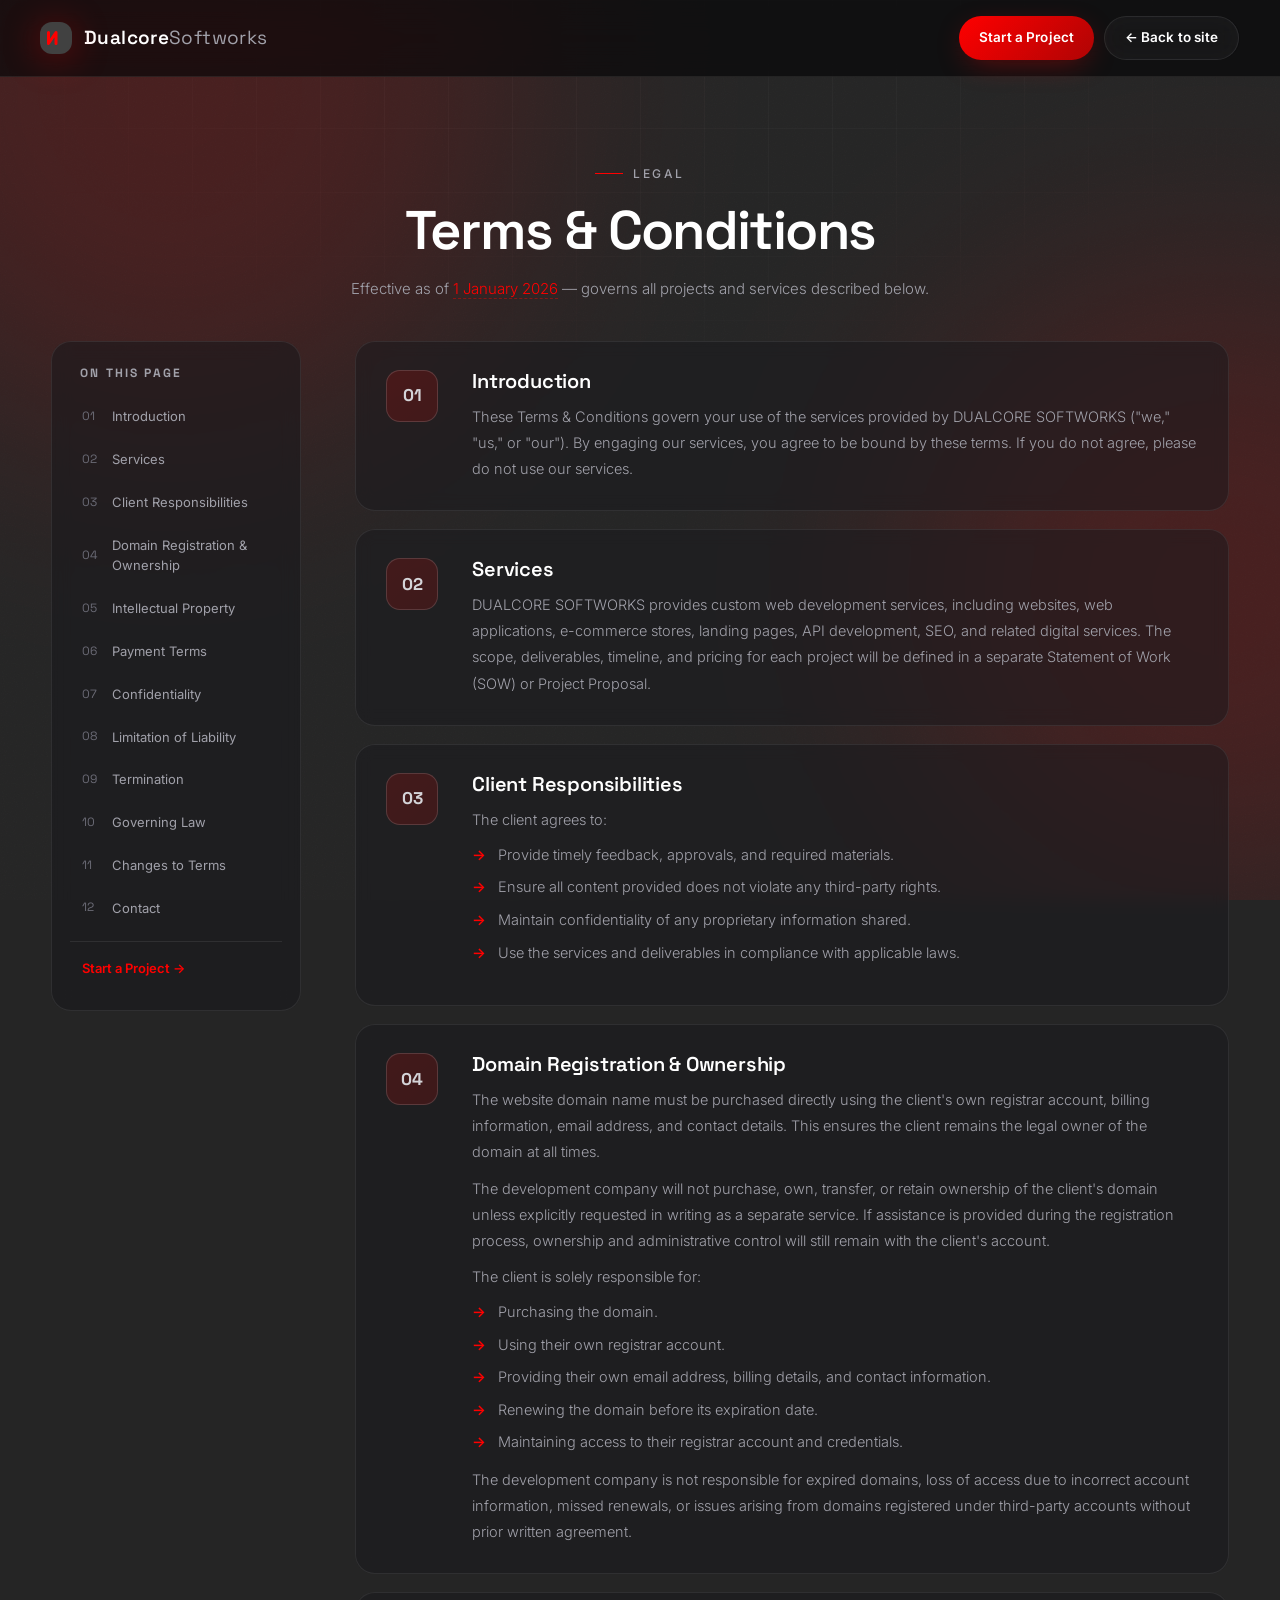
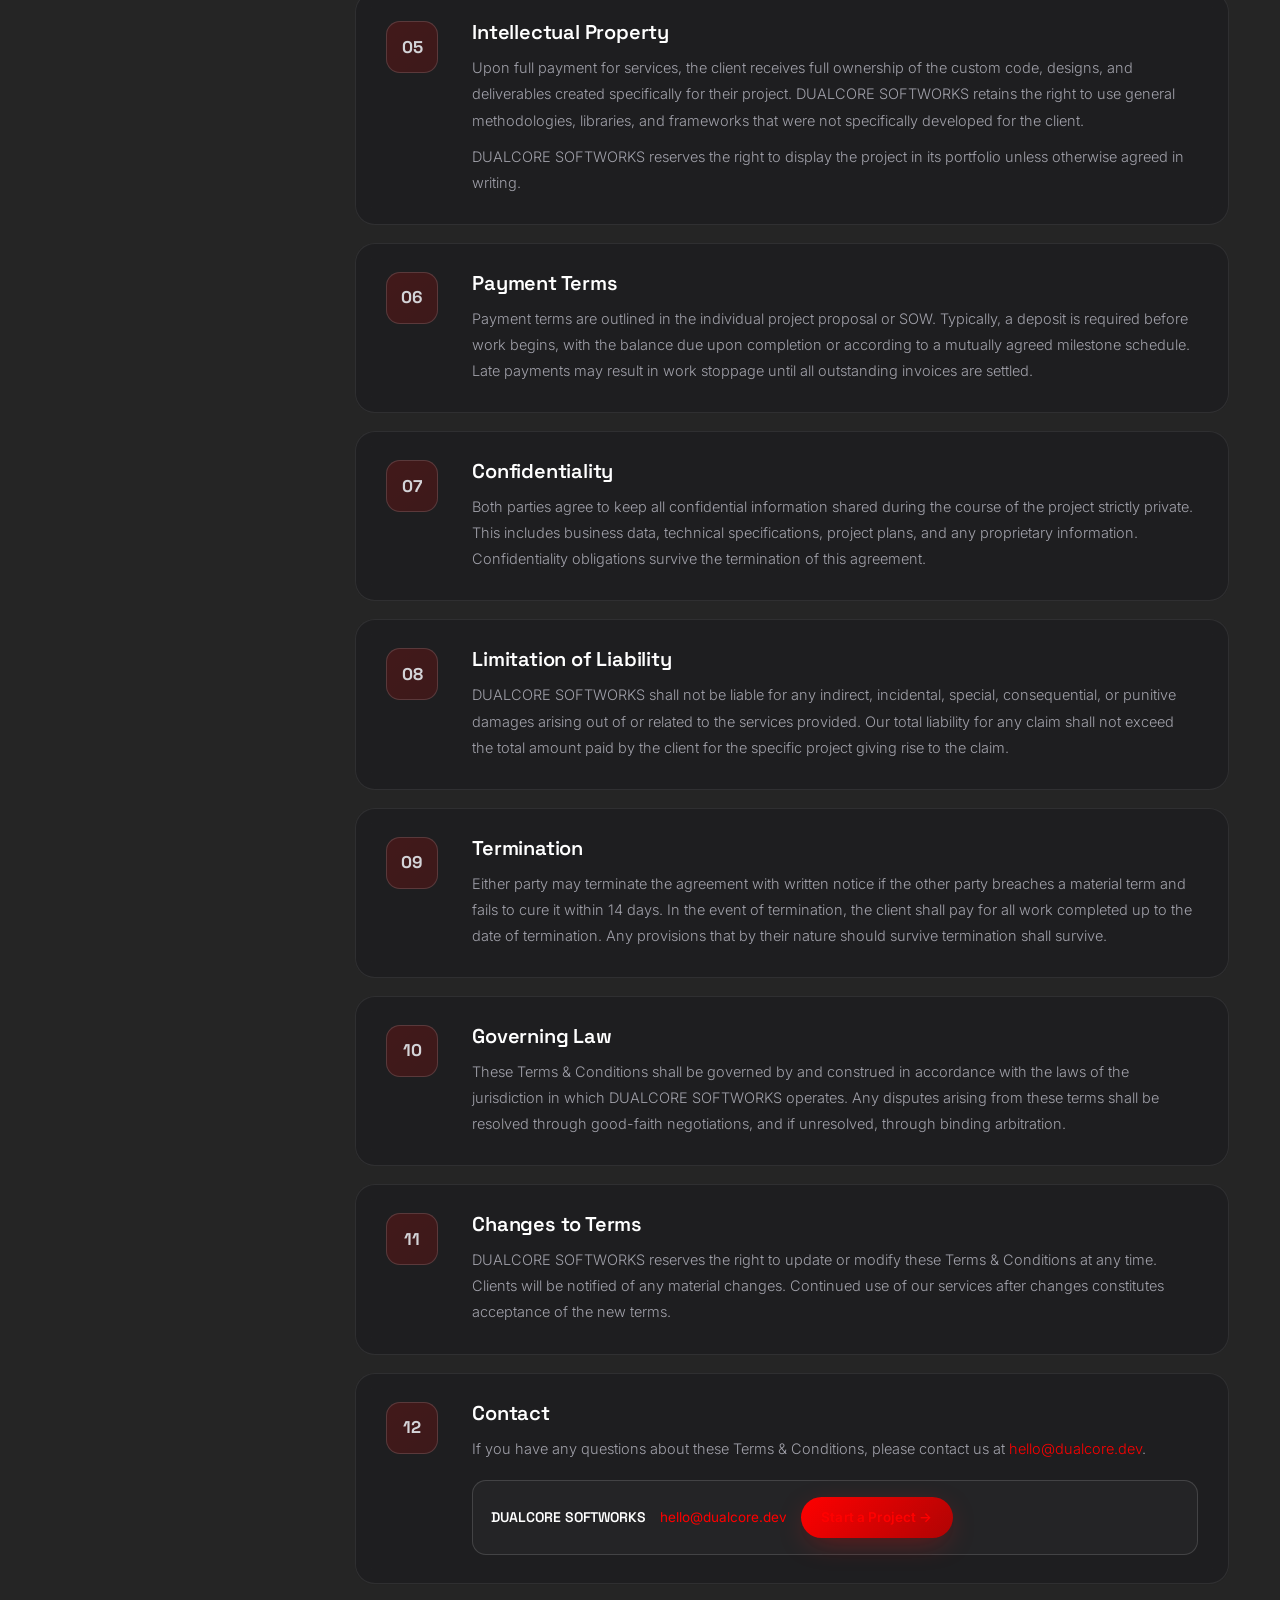
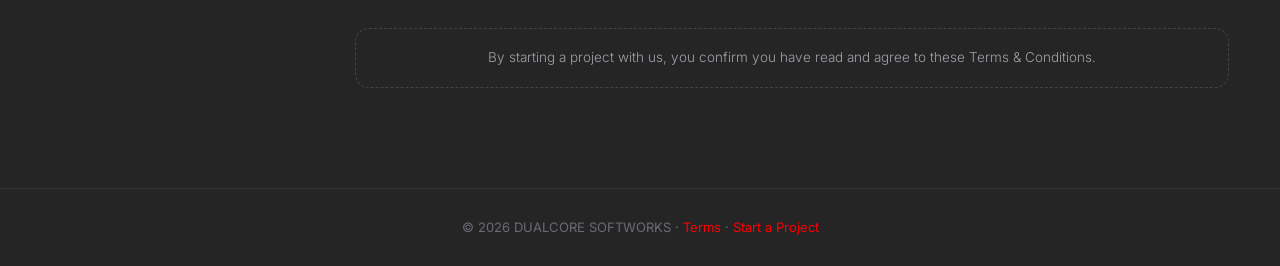
<file: terms.html>
<!DOCTYPE html>
<html lang="en">
<head>
  <meta charset="UTF-8">
  <meta name="viewport" content="width=device-width, initial-scale=1.0">
  <meta name="description" content="Terms & Conditions for projects started with Dualcore Softworks — services, domain ownership, intellectual property, payments, liability and more.">
  <meta name="theme-color" content="#09090B">
  <title>Terms &amp; Conditions — Dualcore Softworks</title>
  <link rel="preconnect" href="https://fonts.googleapis.com">
  <link rel="preconnect" href="https://fonts.gstatic.com" crossorigin>
  <link href="https://fonts.googleapis.com/css2?family=Space+Grotesk:wght@300;400;500;600;700&family=Inter:wght@300;400;500;600;700&display=swap" rel="stylesheet">
  <link rel="icon" href="data:image/svg+xml,%3Csvg xmlns='http://www.w3.org/2000/svg' viewBox='0 0 64 64'%3E%3Cdefs%3E%3ClinearGradient id='g' x1='0' y1='0' x2='1' y2='1'%3E%3Cstop offset='0' stop-color='%23FF0000'/%3E%3Cstop offset='1' stop-color='%23AF0404'/%3E%3C/linearGradient%3E%3C/defs%3E%3Crect width='64' height='64' rx='16' fill='%2309090B'/%3E%3Cpath d='M16 44V20l16 24V20' stroke='url(%23g)' stroke-width='6' fill='none' stroke-linecap='round' stroke-linejoin='round'/%3E%3C/svg%3E">
  <link rel="stylesheet" href="css/animations.css">
  <link rel="stylesheet" href="css/style.css">
  <link rel="stylesheet" href="css/responsive.css">
  <link rel="stylesheet" href="css/wizard.css">
  <link rel="stylesheet" href="css/terms.css">
</head>
<body class="wizard-body">

  <!-- Ambient Background -->
  <div class="site-bg" aria-hidden="true">
    <div class="bg-grid"></div>
    <div class="bg-aurora a1"></div>
    <div class="bg-aurora a2"></div>
    <div class="bg-grain"></div>
  </div>

  <!-- Top bar -->
  <header class="w-topbar" id="wTopbar">
    <a href="index.html" class="brand" aria-label="Dualcore Softworks home">
      <span class="brand-mark">
        <svg viewBox="0 0 64 64" width="32" height="32"><defs><linearGradient id="tl-g" x1="0" y1="0" x2="1" y2="1"><stop offset="0" stop-color="#FF0000"/><stop offset="1" stop-color="#FF0000"/></linearGradient></defs><rect width="64" height="64" rx="16" fill="#414141"/><path d="M17 21v22l15-22v22" stroke="url(#tl-g)" stroke-width="6" fill="none" stroke-linecap="round" stroke-linejoin="round"/></svg>
      </span>
      <span class="brand-text">Dualcore<em>Softworks</em></span>
    </a>
    <div class="w-topbar-right">
      <a href="start-project.html" class="btn btn-primary btn-sm">Start a Project</a>
      <a href="index.html" class="btn btn-glass btn-sm">← Back to site</a>
    </div>
  </header>

  <!-- Hero -->
  <section class="tl-hero">
    <div class="container">
      <span class="eyebrow">Legal</span>
      <h1>Terms &amp; Conditions</h1>
      <p>Effective as of <time datetime="2026-01-01">1 January 2026</time> — governs all projects and services described below.</p>
    </div>
  </section>

  <!-- Body -->
  <section class="tl-body container">
    <nav class="tl-toc" id="tlToc" aria-label="Terms index">
      <b>On this page</b>
      <a href="#t-s1"><i>01</i>Introduction</a>
      <a href="#t-s2"><i>02</i>Services</a>
      <a href="#t-s3"><i>03</i>Client Responsibilities</a>
      <a href="#t-s4"><i>04</i>Domain Registration &amp; Ownership</a>
      <a href="#t-s5"><i>05</i>Intellectual Property</a>
      <a href="#t-s6"><i>06</i>Payment Terms</a>
      <a href="#t-s7"><i>07</i>Confidentiality</a>
      <a href="#t-s8"><i>08</i>Limitation of Liability</a>
      <a href="#t-s9"><i>09</i>Termination</a>
      <a href="#t-s10"><i>10</i>Governing Law</a>
      <a href="#t-s11"><i>11</i>Changes to Terms</a>
      <a href="#t-s12"><i>12</i>Contact</a>
      <a href="start-project.html" class="tl-toc-cta">Start a Project →</a>
    </nav>

    <div class="tl-content">
      <section class="tl-section" id="t-s1">
        <span class="tl-num">01</span>
        <div>
          <h2>Introduction</h2>
          <p>These Terms &amp; Conditions govern your use of the services provided by DUALCORE SOFTWORKS ("we," "us," or "our"). By engaging our services, you agree to be bound by these terms. If you do not agree, please do not use our services.</p>
        </div>
      </section>

      <section class="tl-section" id="t-s2">
        <span class="tl-num">02</span>
        <div>
          <h2>Services</h2>
          <p>DUALCORE SOFTWORKS provides custom web development services, including websites, web applications, e-commerce stores, landing pages, API development, SEO, and related digital services. The scope, deliverables, timeline, and pricing for each project will be defined in a separate Statement of Work (SOW) or Project Proposal.</p>
        </div>
      </section>

      <section class="tl-section" id="t-s3">
        <span class="tl-num">03</span>
        <div>
          <h2>Client Responsibilities</h2>
          <p>The client agrees to:</p>
          <ul>
            <li>Provide timely feedback, approvals, and required materials.</li>
            <li>Ensure all content provided does not violate any third-party rights.</li>
            <li>Maintain confidentiality of any proprietary information shared.</li>
            <li>Use the services and deliverables in compliance with applicable laws.</li>
          </ul>
        </div>
      </section>

      <section class="tl-section" id="t-s4">
        <span class="tl-num">04</span>
        <div>
          <h2>Domain Registration &amp; Ownership</h2>
          <p>The website domain name must be purchased directly using the client's own registrar account, billing information, email address, and contact details. This ensures the client remains the legal owner of the domain at all times.</p>
          <p>The development company will not purchase, own, transfer, or retain ownership of the client's domain unless explicitly requested in writing as a separate service. If assistance is provided during the registration process, ownership and administrative control will still remain with the client's account.</p>
          <p>The client is solely responsible for:</p>
          <ul>
            <li>Purchasing the domain.</li>
            <li>Using their own registrar account.</li>
            <li>Providing their own email address, billing details, and contact information.</li>
            <li>Renewing the domain before its expiration date.</li>
            <li>Maintaining access to their registrar account and credentials.</li>
          </ul>
          <p>The development company is not responsible for expired domains, loss of access due to incorrect account information, missed renewals, or issues arising from domains registered under third-party accounts without prior written agreement.</p>
        </div>
      </section>

      <section class="tl-section" id="t-s5">
        <span class="tl-num">05</span>
        <div>
          <h2>Intellectual Property</h2>
          <p>Upon full payment for services, the client receives full ownership of the custom code, designs, and deliverables created specifically for their project. DUALCORE SOFTWORKS retains the right to use general methodologies, libraries, and frameworks that were not specifically developed for the client.</p>
          <p>DUALCORE SOFTWORKS reserves the right to display the project in its portfolio unless otherwise agreed in writing.</p>
        </div>
      </section>

      <section class="tl-section" id="t-s6">
        <span class="tl-num">06</span>
        <div>
          <h2>Payment Terms</h2>
          <p>Payment terms are outlined in the individual project proposal or SOW. Typically, a deposit is required before work begins, with the balance due upon completion or according to a mutually agreed milestone schedule. Late payments may result in work stoppage until all outstanding invoices are settled.</p>
        </div>
      </section>

      <section class="tl-section" id="t-s7">
        <span class="tl-num">07</span>
        <div>
          <h2>Confidentiality</h2>
          <p>Both parties agree to keep all confidential information shared during the course of the project strictly private. This includes business data, technical specifications, project plans, and any proprietary information. Confidentiality obligations survive the termination of this agreement.</p>
        </div>
      </section>

      <section class="tl-section" id="t-s8">
        <span class="tl-num">08</span>
        <div>
          <h2>Limitation of Liability</h2>
          <p>DUALCORE SOFTWORKS shall not be liable for any indirect, incidental, special, consequential, or punitive damages arising out of or related to the services provided. Our total liability for any claim shall not exceed the total amount paid by the client for the specific project giving rise to the claim.</p>
        </div>
      </section>

      <section class="tl-section" id="t-s9">
        <span class="tl-num">09</span>
        <div>
          <h2>Termination</h2>
          <p>Either party may terminate the agreement with written notice if the other party breaches a material term and fails to cure it within 14 days. In the event of termination, the client shall pay for all work completed up to the date of termination. Any provisions that by their nature should survive termination shall survive.</p>
        </div>
      </section>

      <section class="tl-section" id="t-s10">
        <span class="tl-num">10</span>
        <div>
          <h2>Governing Law</h2>
          <p>These Terms &amp; Conditions shall be governed by and construed in accordance with the laws of the jurisdiction in which DUALCORE SOFTWORKS operates. Any disputes arising from these terms shall be resolved through good-faith negotiations, and if unresolved, through binding arbitration.</p>
        </div>
      </section>

      <section class="tl-section" id="t-s11">
        <span class="tl-num">11</span>
        <div>
          <h2>Changes to Terms</h2>
          <p>DUALCORE SOFTWORKS reserves the right to update or modify these Terms &amp; Conditions at any time. Clients will be notified of any material changes. Continued use of our services after changes constitutes acceptance of the new terms.</p>
        </div>
      </section>

      <section class="tl-section" id="t-s12">
        <span class="tl-num">12</span>
        <div>
          <h2>Contact</h2>
          <p>If you have any questions about these Terms &amp; Conditions, please contact us at <a href="mailto:hello@dualcore.dev">hello@dualcore.dev</a>.</p>
          <div class="tl-contact">
            <span>DUALCORE SOFTWORKS</span>
            <a href="mailto:hello@dualcore.dev">hello@dualcore.dev</a>
            <a href="start-project.html" class="btn btn-primary btn-sm">Start a Project →</a>
          </div>
        </div>
      </section>

      <p class="tl-confirm">By starting a project with us, you confirm you have read and agree to these Terms &amp; Conditions.</p>
    </div>
  </section>

  <!-- Footer -->
  <footer class="w-footer">
    <div class="container">
      <p>© <span id="year">2026</span> DUALCORE SOFTWORKS · <a href="terms.html">Terms</a> · <a href="start-project.html">Start a Project</a></p>
    </div>
  </footer>

  <script>
    document.querySelectorAll('.tl-toc a[href^="#"]').forEach(function (a) {
      a.addEventListener('click', function (e) {
        e.preventDefault();
        var t = document.querySelector(a.getAttribute('href'));
        if (t) t.scrollIntoView({ behavior: 'smooth' });
      });
    });
    var y = document.getElementById('year');
    if (y) y.textContent = new Date().getFullYear();
  </script>
</body>
</html>
</file>
<file: css/animations.css>
/* ============================================================
   DUALCORE SOFTWORKS — animations.css
   Keyframes, reveals, and micro-interactions
   ============================================================ */

/* ---------- Keyframes ---------- */
@keyframes prel-mark {
  from { transform: translateY(0) scale(1); opacity: 1; }
  to { transform: translateY(-10px) scale(.85); opacity: .55; }
}
@keyframes prel-bar {
  0% { transform: translateX(-120%); }
  100% { transform: translateX(320%); }
}
@keyframes aurora-drift {
  0% { transform: translate(0, 0) scale(1); }
  50% { transform: translate(60px, 40px) scale(1.12); }
  100% { transform: translate(-40px, -30px) scale(.95); }
}
@keyframes grid-pan {
  from { background-position: 0 0; }
  to { background-position: 0 56px; }
}
@keyframes pulse-dot {
  0% { box-shadow: 0 0 0 0 rgba(52, 211, 153, .45); }
  70% { box-shadow: 0 0 0 10px rgba(52, 211, 153, 0); }
  100% { box-shadow: 0 0 0 0 rgba(52, 211, 153, 0); }
}
@keyframes particle-float {
  0% { transform: translateY(0); opacity: 0; }
  30% { opacity: .8; }
  100% { transform: translateY(-90px); opacity: 0; }
}
@keyframes floaty {
  0%, 100% { transform: translateY(0) rotate(0deg); }
  50% { transform: translateY(-16px) rotate(-1.5deg); }
}
@keyframes blink {
  0%, 100% { opacity: 1; }
  50% { opacity: 0; }
}
@keyframes typing {
  0%, 60%, 100% { transform: translateY(0); opacity: .4; }
  30% { transform: translateY(-5px); opacity: 1; }
}
@keyframes dash-bar {
  from { transform: scaleY(.82); opacity: .55; }
  to { transform: scaleY(1); opacity: 1; }
}
@keyframes scroll-wheel {
  0% { transform: translateY(0); opacity: 1; }
  70% { transform: translateY(10px); opacity: 0; }
  100% { transform: translateY(0); opacity: 0; }
}
@keyframes scroll-line {
  0% { transform: scaleY(0); transform-origin: top; }
  45% { transform: scaleY(1); transform-origin: top; }
  55% { transform: scaleY(1); transform-origin: bottom; }
  100% { transform: scaleY(0); transform-origin: bottom; }
}
@keyframes marquee {
  from { transform: translateX(0); }
  to { transform: translateX(-50%); }
}
@keyframes dot-ring {
  0% { transform: scale(.6); opacity: 1; }
  100% { transform: scale(1.8); opacity: 0; }
}
@keyframes orbit-spin {
  from { transform: translate(-50%, -50%) rotate(0deg); }
  to { transform: translate(-50%, -50%) rotate(360deg); }
}
@keyframes quote-breathe {
  0%, 100% { transform: scale(1) translateY(0); opacity: .8; }
  50% { transform: scale(1.06) translateY(-12px); opacity: 1; }
}
@keyframes phone-bob {
  0%, 100% { transform: translateY(0) rotate(0deg); }
  50% { transform: translateY(-8px) rotate(1.5deg); }
}
@keyframes hex-sweep {
  from { transform: translateX(-40%) rotate(0deg); }
  to { transform: translateX(40%) rotate(20deg); }
}
@keyframes halo-rotate {
  from { transform: rotate(0deg); }
  to { transform: rotate(360deg); }
}
@keyframes heart-beat {
  0%, 100% { transform: scale(1); }
  25% { transform: scale(1.3); }
  40% { transform: scale(1); }
  55% { transform: scale(1.2); }
}
@keyframes ripple {
  from { transform: scale(0); opacity: 1; }
  to { transform: scale(4); opacity: 0; }
}
@keyframes pin-bounce {
  0%, 100% { translate: 0 0; }
  50% { translate: 0 -8px; }
}
@keyframes cardIn {
  from { opacity: 0; transform: translateY(34px) scale(.96); }
  to { opacity: 1; transform: none; }
}
@keyframes shine-sweep {
  from { transform: translateX(-100%); }
  to { transform: translateX(200%); }
}

/* ---------- Section Reveal (Intersection Observer) ----------
   Elements are VISIBLE by default. Only when JS is confirmed
   running (html.js-ready) do we hide them and animate in. */
html.js-ready .section-reveal,
html.js-ready .reveal {
  opacity: 0;
  will-change: opacity, transform;
}

html.js-ready .section-reveal[data-reveal="fade-up"],
html.js-ready .reveal { transform: translateY(44px); }
html.js-ready .section-reveal[data-reveal="fade-down"] { transform: translateY(-44px); }
html.js-ready .section-reveal[data-reveal="slide-left"] { transform: translateX(-56px); }
html.js-ready .section-reveal[data-reveal="slide-right"] { transform: translateX(56px); }
html.js-ready .section-reveal[data-reveal="scale"] { transform: scale(.85); }
html.js-ready .section-reveal[data-reveal="rotate"] { transform: rotate(4deg) scale(.92); }
html.js-ready .section-reveal[data-reveal="blur"] {
  transform: translateY(26px);
  filter: blur(14px);
}

html.js-ready .section-reveal.in-view,
html.js-ready .reveal.in-view {
  opacity: 1;
  transform: none;
  filter: none;
  transition:
    opacity .9s var(--ease),
    transform 1s var(--ease),
    filter .9s var(--ease);
}

/* Stagger helpers via inline --d delay */
html.js-ready .section-reveal { transition-delay: var(--d, 0s); }

/* Word rise reveal (hero) */
html.js-ready .hero-title .word[data-reveal="rise"] {
  opacity: 0;
  transform: translateY(120%) rotate(4deg);
  transition: opacity .7s var(--ease), transform .9s var(--ease);
  transition-delay: var(--d, 0s);
}
html.js-ready .hero-title .word[data-reveal="rise"].in-view {
  opacity: 1;
  transform: none;
}

/* ---------- Cursor glow trail ---------- */
.glow-trail {
  position: fixed;
  width: 14px; height: 14px;
  border-radius: 50%;
  background: radial-gradient(circle, rgba(255, 0, 0, .7), transparent 70%);
  filter: blur(3px);
  pointer-events: none;
  z-index: 9999;
  opacity: 0;
  transition: opacity .3s;
}

/* ---------- Magnetic / tilt helpers ---------- */
.magnetic { transition: transform .4s var(--ease); }
.tilt-inner { will-change: transform; }

/* ---------- Marquee hover color ---------- */
.logo { transition: color .4s, filter .4s, text-shadow .4s; }
.logo svg { transition: stroke .4s; }

/* ---------- Button glow pulse ---------- */
.btn-primary {
  animation: btn-glow-pulse 3.4s ease-in-out infinite;
}
@keyframes btn-glow-pulse {
  0%, 100% { box-shadow: 0 8px 30px -8px var(--glow); }
  50% { box-shadow: 0 8px 44px -6px rgba(255, 0, 0, .5); }
}

/* ---------- Gradient border shimmer (popular plan) ---------- */
.plan-card.popular::before {
  background-size: 300% 300%;
  animation: border-flow 5s ease infinite;
}
@keyframes border-flow {
  0%, 100% { background-position: 0% 50%; }
  50% { background-position: 100% 50%; }
}

/* ---------- Section divider waves ---------- */
.wave-top, .wave-bottom { display: block; width: 100%; height: 90px; position: relative; }
.wave-top svg, .wave-bottom svg { position: absolute; inset: 0; width: 100%; height: 100%; }

.news-msg.err { color: #F87171; }

/* ---------- Reduced motion ---------- */
@media (prefers-reduced-motion: reduce) {
  *, *::before, *::after {
    animation-duration: .01ms !important;
    animation-iteration-count: 1 !important;
    transition-duration: .01ms !important;
    scroll-behavior: auto !important;
  }
  .section-reveal, .reveal, .hero-title .word[data-reveal="rise"] {
    opacity: 1 !important;
    transform: none !important;
    filter: none !important;
  }
}
</file>
<file: css/style.css>
/* ============================================================
   DUALCORE SOFTWORKS — style.css
   Premium Software Development Agency
   ============================================================ */

/* ---------- 1. TOKENS ---------- */
:root {
  --bg: #252525;
  --bg-2: #414141;
  --surface: #414141;
  --surface-2: #4D4D4D;
  --primary: #FF0000;
  --primary-2: #AF0404;
  --accent: #FF0000;
  --highlight: #FF0000;
  --white: #FFFFFF;
  --muted: #A1A1AA;
  --border: rgba(255, 255, 255, .08);
  --border-2: rgba(255, 255, 255, .14);
  --glow: rgba(255, 0, 0, .4);
  --glow-p: rgba(255, 0, 0, .35);
  --grad: linear-gradient(100deg, var(--primary) 10%, var(--accent) 100%);
  --grad-b: linear-gradient(135deg, #FF0000, #AF0404);
  --font-head: 'Space Grotesk', sans-serif;
  --font-body: 'Inter', sans-serif;
  --radius: 20px;
  --radius-lg: 28px;
  --radius-sm: 12px;
  --shadow-1: 0 10px 40px -12px rgba(0, 0, 0, .55);
  --shadow-glow: 0 0 60px -10px var(--glow);
  --ease: cubic-bezier(.22, 1, .36, 1);
  --nav-h: 76px;
}

/* ---------- 2. RESET ---------- */
*, *::before, *::after { margin: 0; padding: 0; box-sizing: border-box; }

html {
  scroll-behavior: smooth;
  scroll-padding-top: calc(var(--nav-h) + 10px);
  text-size-adjust: 100%;
  -webkit-text-size-adjust: 100%;
}

/* Skip heavy rendering for sections far below the fold (browsers that support it) */
@media screen {
  .about, .services-section, .work-section, .why-section, .stack-section,
  .process-section, .stats-section, .testi-section, .showcase-section,
  .pricing-section, .industries-section, .team-section, .awards-section,
  .faq-section, .contact-section, .cta-section {
    content-visibility: auto;
    contain-intrinsic-size: auto 900px;
  }
  .clients, .footer { contain: layout paint; }
}

/* Animate only transform/opacity — never layout/filter — on interactive elements */
.reveal, .section-reveal, .work-card, .dash-card, .chat-msg {
  will-change: transform, opacity;
}
@media (hover: hover) and (prefers-reduced-motion: no-preference) {
  .magnetic, [data-tilt], [data-parallax] { will-change: transform; }
}

body {
  font-family: var(--font-body);
  background: var(--bg);
  color: var(--white);
  line-height: 1.6;
  font-size: 16px;
  overflow-x: hidden;
  -webkit-font-smoothing: antialiased;
}

img, svg { display: block; max-width: 100%; }
a { color: inherit; text-decoration: none; }
button { font-family: inherit; cursor: pointer; border: none; background: none; color: inherit; }
input, select, textarea { font-family: inherit; color: inherit; }
ul { list-style: none; }
h1, h2, h3, h4 { font-family: var(--font-head); line-height: 1.1; font-weight: 600; }

::selection { background: var(--primary); color: #fff; }
::-webkit-scrollbar { width: 9px; }
::-webkit-scrollbar-track { background: var(--bg); }
::-webkit-scrollbar-thumb { background: linear-gradient(180deg, #2a2a33, #3f3f4b); border-radius: 99px; }
::-webkit-scrollbar-thumb:hover { background: var(--primary); }

/* ---------- 3. UTILITIES ---------- */
.container {
  width: min(1240px, 92%);
  margin-inline: auto;
  position: relative;
}

.section { padding: 130px 0; position: relative; }

.grad-text {
  background: var(--grad);
  -webkit-background-clip: text;
  background-clip: text;
  color: transparent;
}

.grad-c { color: var(--highlight); }
.grad-p { color: var(--accent); }

.eyebrow {
  display: inline-flex;
  align-items: center;
  gap: 10px;
  font-size: 12px;
  letter-spacing: .22em;
  text-transform: uppercase;
  color: var(--muted);
  font-weight: 500;
}
.eyebrow::before {
  content: "";
  width: 28px; height: 1px;
  background: var(--grad);
}

.section-head { margin-bottom: 64px; }
.section-head.center { text-align: center; }
.section-head.center .eyebrow::before { display: none; }
.section-head.center .eyebrow { justify-content: center; }

.section-title {
  font-size: clamp(2.2rem, 4.6vw, 3.6rem);
  margin-top: 18px;
  letter-spacing: -0.02em;
}

.section-head.side {
  display: flex;
  justify-content: space-between;
  align-items: flex-end;
  gap: 40px;
}
.section-head.side .section-title { font-size: clamp(2rem, 3.8vw, 3rem); }
.section-desc { color: var(--muted); max-width: 460px; font-size: 15px; }
.section-head.left { max-width: 560px; }
.section-sub { color: var(--muted); margin-top: 14px; }
.link-accent { color: var(--highlight); }

/* ---------- 4. BUTTONS ---------- */
.btn {
  position: relative;
  display: inline-flex;
  align-items: center;
  justify-content: center;
  gap: 10px;
  padding: 15px 30px;
  border-radius: 999px;
  font-size: 15px;
  font-weight: 600;
  letter-spacing: .01em;
  transition: transform .35s var(--ease), box-shadow .35s var(--ease), background .35s, border-color .35s, color .35s;
  overflow: hidden;
  white-space: nowrap;
}

.btn-primary {
  background: var(--grad-b);
  color: #fff;
  box-shadow: 0 8px 30px -8px var(--glow);
}
.btn-primary:hover {
  transform: translateY(-3px);
  box-shadow: 0 14px 44px -8px var(--glow);
}

.btn-ghost {
  border: 1px solid var(--border-2);
  color: var(--white);
  background: rgba(255, 255, 255, .03);
  backdrop-filter: blur(8px);
}
.btn-ghost:hover { border-color: var(--primary); color: #fff; transform: translateY(-3px); }

.btn-glass {
  background: rgba(255, 255, 255, .05);
  border: 1px solid var(--border);
  backdrop-filter: blur(12px);
  color: #fff;
}
.btn-glass:hover { border-color: var(--highlight); transform: translateY(-3px); box-shadow: 0 10px 34px -10px rgba(255, 0, 0, .4); }

.btn-sm { padding: 10px 20px; font-size: 13.5px; }
.btn-lg { padding: 18px 38px; font-size: 16px; }
.btn-block { width: 100%; }

.btn-arrow { transition: transform .35s var(--ease); display: inline-block; }
.btn:hover .btn-arrow { transform: translateX(5px); }

.btn-shine {
  position: absolute;
  inset: 0;
  background: linear-gradient(115deg, transparent 30%, rgba(255, 255, 255, .35) 50%, transparent 70%);
  transform: translateX(-110%);
  transition: transform .8s var(--ease);
  pointer-events: none;
}
.btn:hover .btn-shine { transform: translateX(110%); }

/* ---------- 5. PRELOADER ---------- */
.preloader {
  position: fixed;
  inset: 0;
  z-index: 9999;
  background: var(--bg);
  display: flex;
  align-items: center;
  justify-content: center;
  transition: opacity .7s var(--ease), visibility .7s;
}
.preloader.done { opacity: 0; visibility: hidden; }
.preloader-inner { text-align: center; }
.preloader-mark {
  display: flex;
  gap: 8px;
  justify-content: center;
  margin-bottom: 22px;
}
.preloader-mark span {
  width: 18px; height: 18px;
  border-radius: 5px;
  background: var(--grad-b);
  animation: prel-mark 1.2s var(--ease) infinite alternate;
}
.preloader-mark span:last-child { animation-delay: .2s; }
.preloader-name {
  font-family: var(--font-head);
  font-size: 26px;
  letter-spacing: .3em;
  font-weight: 600;
}
.preloader-name span { color: var(--muted); font-weight: 300; }
.preloader-bar {
  width: 220px; height: 2px;
  background: var(--border);
  border-radius: 99px;
  margin: 24px auto 0;
  overflow: hidden;
}
.preloader-bar i {
  display: block;
  height: 100%;
  width: 40%;
  background: var(--grad);
  border-radius: 99px;
  animation: prel-bar 1.1s var(--ease) infinite;
}

/* ---------- 6. CURSOR & PROGRESS ---------- */
.cursor-dot, .cursor-ring {
  position: fixed;
  top: 0; left: 0;
  pointer-events: none;
  z-index: 10000;
  border-radius: 50%;
  transform: translate(-50%, -50%);
}
.cursor-dot {
  width: 7px; height: 7px;
  background: var(--primary);
  box-shadow: 0 0 12px var(--glow);
}
.cursor-ring {
  width: 38px; height: 38px;
  border: 1px solid rgba(255, 255, 255, .3);
  transition: width .3s var(--ease), height .3s var(--ease), border-color .3s, background .3s;
}
.cursor-ring.hovering {
  width: 62px; height: 62px;
  border-color: var(--primary);
  background: rgba(255, 0, 0, .08);
}
@media (hover: none) { .cursor-dot, .cursor-ring { display: none; } }

.scroll-progress {
  position: fixed;
  top: 0; left: 0;
  width: 100%;
  height: 3px;
  z-index: 1001;
  background: transparent;
}
.scroll-progress i {
  display: block;
  height: 100%;
  width: 0%;
  background: var(--grad);
  box-shadow: 0 0 14px var(--glow);
  border-radius: 0 99px 99px 0;
}

/* ---------- 7. SITE BACKGROUND ---------- */
.site-bg { position: fixed; inset: 0; z-index: -2; overflow: hidden; pointer-events: none; }
.bg-grid {
  position: absolute; inset: 0;
  background-image:
    linear-gradient(rgba(255, 255, 255, .025) 1px, transparent 1px),
    linear-gradient(90deg, rgba(255, 255, 255, .025) 1px, transparent 1px);
  background-size: 64px 64px;
  -webkit-mask-image: radial-gradient(ellipse 80% 60% at 50% 0%, #000 30%, transparent 75%);
  mask-image: radial-gradient(ellipse 80% 60% at 50% 0%, #000 30%, transparent 75%);
}
.bg-aurora {
  position: absolute;
  border-radius: 50%;
  filter: blur(130px);
  opacity: .16;
  animation: aurora-drift 26s ease-in-out infinite alternate;
}
.a1 { width: 700px; height: 700px; background: var(--primary); top: -260px; left: -180px; }
.a2 { width: 640px; height: 640px; background: var(--accent); top: 30%; right: -260px; animation-delay: -8s; }
.a3 { width: 600px; height: 600px; background: var(--highlight); bottom: -300px; left: 30%; animation-delay: -16s; }
.bg-grain {
  position: absolute; inset: 0;
  opacity: .5;
  background-image: url("data:image/svg+xml,%3Csvg xmlns='http://www.w3.org/2000/svg' width='120' height='120'%3E%3Cfilter id='n'%3E%3CfeTurbulence type='fractalNoise' baseFrequency='.9' numOctaves='2'/%3E%3C/filter%3E%3Crect width='120' height='120' filter='url(%23n)' opacity='.045'/%3E%3C/svg%3E");
}

/* ---------- 8. NAV ---------- */
.nav {
  position: fixed;
  top: 0; left: 0; right: 0;
  z-index: 1000;
  transition: background .4s var(--ease), box-shadow .4s var(--ease), backdrop-filter .4s;
}
.nav.scrolled {
  background: rgba(9, 9, 11, .72);
  backdrop-filter: blur(18px) saturate(1.4);
  box-shadow: 0 8px 40px -18px rgba(0, 0, 0, .8);
}
.nav-strip {
  height: 3px;
  background: var(--grad);
  transform-origin: left;
  transform: scaleX(0);
}
.nav.scrolled .nav-strip { transform: scaleX(1); }

.nav-inner {
  width: min(1240px, 92%);
  margin-inline: auto;
  height: var(--nav-h);
  display: flex;
  align-items: center;
  justify-content: space-between;
  gap: 24px;
}

.brand { display: inline-flex; align-items: center; gap: 12px; }
.brand-mark {
  position: relative;
  border-radius: 12px;
  overflow: hidden;
  transition: transform .4s var(--ease);
  filter: drop-shadow(0 4px 18px rgba(255, 0, 0, .35));
}
.brand:hover .brand-mark { transform: rotate(-6deg) scale(1.05); }
.brand-text {
  font-family: var(--font-head);
  font-weight: 600;
  font-size: 19px;
  letter-spacing: .02em;
}
.brand-text em { font-style: normal; color: var(--muted); font-weight: 400; }

.nav-links { display: flex; gap: 6px; }
.nav-link {
  position: relative;
  padding: 10px 16px;
  font-size: 14px;
  color: var(--muted);
  border-radius: 99px;
  transition: color .3s, background .3s;
}
.nav-link::after {
  content: "";
  position: absolute;
  left: 16px; right: 100%;
  bottom: 6px;
  height: 1.5px;
  background: var(--grad);
  transition: right .4s var(--ease);
}
.nav-link:hover, .nav-link.active { color: #fff; background: rgba(255, 255, 255, .04); }
.nav-link:hover::after, .nav-link.active::after { right: 16px; }

.nav-actions { display: flex; align-items: center; gap: 14px; }

.hamburger { display: none; flex-direction: column; gap: 5px; padding: 10px; }
.hamburger span {
  width: 24px; height: 2px;
  background: #fff;
  border-radius: 99px;
  transition: transform .4s var(--ease), opacity .3s;
}
.hamburger.open span:nth-child(1) { transform: translateY(7px) rotate(45deg); }
.hamburger.open span:nth-child(2) { opacity: 0; }
.hamburger.open span:nth-child(3) { transform: translateY(-7px) rotate(-45deg); }

/* Mobile menu */
.mobile-menu {
  position: fixed;
  inset: 0;
  z-index: 999;
  display: flex;
  flex-direction: column;
  justify-content: center;
  padding: 24px;
  visibility: hidden;
  opacity: 0;
  transition: opacity .45s var(--ease), visibility .45s;
}
.mobile-menu.open { visibility: visible; opacity: 1; }
.mobile-menu-bg {
  position: absolute; inset: 0;
  background: rgba(9, 9, 11, .9);
  backdrop-filter: blur(24px);
}
.mobile-menu-links {
  position: relative;
  display: flex;
  flex-direction: column;
  gap: 6px;
  max-width: 420px;
}
.mobile-menu-links a {
  font-family: var(--font-head);
  font-size: clamp(1.8rem, 8vw, 2.6rem);
  font-weight: 600;
  padding: 8px 0;
  opacity: 0;
  transform: translateY(26px);
  transition: opacity .5s var(--ease), transform .5s var(--ease), color .3s;
  border-bottom: 1px solid var(--border);
}
.mobile-menu.open .mobile-menu-links a { opacity: 1; transform: none; }
.mobile-menu-links a:hover { color: var(--highlight); }
.mobile-menu-foot {
  position: relative;
  margin-top: 30px;
  display: flex;
  flex-direction: column;
  gap: 14px;
  opacity: 0;
  transition: opacity .5s var(--ease) .2s;
}
.mobile-menu.open .mobile-menu-foot { opacity: 1; }
.mobile-menu-foot p { color: var(--muted); font-size: 14px; }

/* ---------- 9. HERO ---------- */
.hero {
  position: relative;
  min-height: 100svh;
  display: flex;
  align-items: center;
  padding: calc(var(--nav-h) + 40px) 0 100px;
  overflow: hidden;
}

.hero-bg { position: absolute; inset: 0; pointer-events: none; }
.hero-grid {
  position: absolute; inset: 0;
  background-image:
    linear-gradient(rgba(255, 255, 255, .035) 1px, transparent 1px),
    linear-gradient(90deg, rgba(255, 255, 255, .035) 1px, transparent 1px);
  background-size: 56px 56px;
  -webkit-mask-image: radial-gradient(ellipse 70% 60% at 50% 40%, #000 20%, transparent 72%);
  mask-image: radial-gradient(ellipse 70% 60% at 50% 40%, #000 20%, transparent 72%);
  animation: grid-pan 22s linear infinite;
}
.blob {
  position: absolute;
  border-radius: 50%;
  filter: blur(110px);
  opacity: .22;
  will-change: transform;
}
.blob-1 { width: 480px; height: 480px; background: var(--primary); top: -120px; right: 4%; }
.blob-2 { width: 420px; height: 420px; background: var(--accent); bottom: -80px; left: 30%; }
.blob-3 { width: 360px; height: 360px; background: var(--highlight); top: 40%; left: -160px; opacity: .12; }

.particles { position: absolute; inset: 0; }
.particles i {
  position: absolute;
  width: 3px; height: 3px;
  border-radius: 50%;
  background: rgba(255, 255, 255, .5);
  box-shadow: 0 0 8px rgba(255, 0, 0, .7);
  animation: particle-float var(--d, 8s) ease-in-out infinite alternate;
  opacity: 0;
}

.hero-inner {
  display: grid;
  grid-template-columns: 1.05fr .95fr;
  gap: 48px;
  align-items: center;
}

.hero-badge {
  display: inline-flex;
  align-items: center;
  gap: 10px;
  padding: 9px 18px;
  border-radius: 999px;
  border: 1px solid var(--border-2);
  background: rgba(255, 255, 255, .04);
  backdrop-filter: blur(10px);
  font-size: 13px;
  letter-spacing: .04em;
  color: #d4d4d8;
  margin-bottom: 30px;
}
.pulse-dot {
  width: 8px; height: 8px;
  border-radius: 50%;
  background: #34D399;
  box-shadow: 0 0 0 0 rgba(52, 211, 153, .5);
  animation: pulse-dot 2s infinite;
}

.hero-title {
  font-size: clamp(2.8rem, 6.4vw, 4.7rem);
  font-weight: 700;
  letter-spacing: -0.03em;
  line-height: 1.04;
}
.hero-title .line-mask { display: block; overflow: hidden; padding-bottom: .08em; margin-bottom: -.08em; }
.hero-title .word { display: inline-block; }
.hero-title .grad {
  background: var(--grad);
  -webkit-background-clip: text;
  background-clip: text;
  color: transparent;
}
.hero-title .grad-c {
  background: linear-gradient(100deg, #FF0000, #AF0404);
  -webkit-background-clip: text;
  background-clip: text;
  color: transparent;
}

.hero-sub {
  margin-top: 26px;
  color: var(--muted);
  font-size: 17px;
  max-width: 480px;
  font-weight: 300;
}

.hero-actions { margin-top: 38px; display: flex; gap: 16px; flex-wrap: wrap; }

.hero-trust {
  margin-top: 44px;
  display: flex;
  align-items: center;
  gap: 26px;
  flex-wrap: wrap;
  padding-top: 26px;
  border-top: 1px solid var(--border);
  max-width: 480px;
}
.stars { color: #FBBF24; letter-spacing: 3px; font-size: 14px; text-shadow: 0 0 14px rgba(251, 191, 36, .5); }
.trust-item { display: flex; flex-direction: column; }
.trust-item b { font-family: var(--font-head); font-size: 20px; font-weight: 600; }
.trust-item span { color: var(--muted); font-size: 12px; letter-spacing: .06em; }

/* Hero laptop */
.hero-showcase { position: relative; height: 560px; }

.laptop-float {
  position: absolute;
  inset: 0;
  display: flex;
  align-items: center;
  justify-content: center;
  will-change: transform;
}

.laptop {
  width: min(560px, 92%);
  position: relative;
  z-index: 3;
}
.laptop-screen {
  background: linear-gradient(180deg, #131318, #0d0d11);
  border: 1px solid var(--border-2);
  border-radius: 18px;
  overflow: hidden;
  box-shadow:
    0 30px 80px -30px rgba(0, 0, 0, .9),
    0 0 80px -30px var(--glow),
    inset 0 1px 0 rgba(255, 255, 255, .08);
  padding-bottom: 58%;
  position: relative;
}
.screen-top {
  position: absolute;
  top: 0; left: 0; right: 0;
  display: flex;
  align-items: center;
  gap: 6px;
  padding: 11px 14px;
  background: rgba(255, 255, 255, .03);
  border-bottom: 1px solid var(--border);
  z-index: 2;
}
.screen-top .dot-red, .screen-top .dot-yel, .screen-top .dot-grn { width: 9px; height: 9px; border-radius: 50%; }
.dot-red { background: #F87171; }
.dot-yel { background: #FBBF24; }
.dot-grn { background: #34D399; }
.screen-url {
  margin-left: 10px;
  font-size: 11px;
  color: var(--muted);
  background: rgba(255, 255, 255, .05);
  padding: 3px 12px;
  border-radius: 99px;
  letter-spacing: .03em;
}
.screen-body {
  position: absolute;
  inset: 34px 0 0 0;
  display: flex;
}
.dash-side {
  width: 52px;
  background: rgba(255, 255, 255, .03);
  border-right: 1px solid var(--border);
  display: flex;
  flex-direction: column;
  align-items: center;
  gap: 12px;
  padding-top: 14px;
}
.dash-logo {
  font-size: 14px;
  color: var(--primary);
  filter: drop-shadow(0 0 8px var(--glow));
}
.dash-line {
  width: 26px; height: 5px;
  border-radius: 99px;
  background: var(--border-2);
}
.dash-line.active { background: var(--grad-b); width: 32px; box-shadow: 0 0 12px var(--glow); }
.dash-main { flex: 1; padding: 18px; display: flex; flex-direction: column; gap: 16px; }
.dash-bars {
  display: flex;
  align-items: flex-end;
  gap: 7px;
  height: 62%;
  padding: 8px;
  border: 1px solid var(--border);
  border-radius: 10px;
  background: rgba(255, 255, 255, .02);
}
.dash-bars span {
  flex: 1;
  height: var(--h);
  border-radius: 4px 4px 2px 2px;
  background: var(--grad-b);
  opacity: .85;
  animation: dash-bar 1.6s var(--ease) infinite alternate;
}
.dash-bars span:nth-child(2n) { animation-delay: .2s; }
.dash-bars span:nth-child(3n) { animation-delay: .4s; }
.dash-row {
  display: flex;
  gap: 10px;
  height: 26%;
}
.chip {
  flex: 1;
  border-radius: 8px;
  border: 1px solid var(--border);
  background: linear-gradient(135deg, rgba(255, 0, 0, .12), rgba(255, 0, 0, .12));
}
.laptop::after {
  content: "";
  position: absolute;
  left: 8%; right: 8%;
  bottom: -9px;
  height: 10px;
  background: linear-gradient(180deg, #1c1c22, #101014);
  border: 1px solid var(--border);
  border-top: none;
  border-radius: 0 0 14px 14px;
  box-shadow: 0 18px 40px -18px rgba(0, 0, 0, .8);
}

/* Floating cards */
.float-card {
  position: absolute;
  z-index: 4;
  background: rgba(24, 24, 29, .72);
  border: 1px solid var(--border-2);
  border-radius: 14px;
  backdrop-filter: blur(16px);
  box-shadow: var(--shadow-1), 0 0 40px -18px rgba(255, 0, 0, .35);
  padding: 14px 16px;
  will-change: transform;
}
.fc-analytics { width: 168px; top: 34px; left: 0; animation: floaty 7s ease-in-out infinite; }
.fc-head { display: flex; align-items: center; gap: 8px; font-size: 12.5px; color: #e4e4e7; }
.fc-head i { color: var(--primary); font-style: normal; font-size: 11px; }
.fc-head span { flex: 1; font-weight: 500; }
.up { color: #34D399; font-size: 11px; }
.fc-chart { display: flex; align-items: flex-end; gap: 5px; height: 40px; margin-top: 10px; }
.fc-chart i {
  flex: 1;
  height: calc(30% + var(--x) * 1.1);
  border-radius: 3px;
  background: linear-gradient(180deg, var(--primary), var(--accent));
  opacity: .8;
  animation: dash-bar 2.2s var(--ease) infinite alternate;
}
.fc-chat { width: 196px; top: 42%; right: -6px; animation: floaty 8s ease-in-out infinite reverse; }
.fc-ai {
  display: inline-block;
  font-size: 10px;
  font-weight: 700;
  letter-spacing: .08em;
  padding: 3px 9px;
  border-radius: 99px;
  background: var(--grad-b);
  box-shadow: 0 4px 16px -4px var(--glow);
  margin-bottom: 9px;
}
.fc-bubble {
  background: rgba(255, 255, 255, .07);
  border: 1px solid var(--border);
  border-radius: 12px 12px 12px 4px;
  padding: 9px 12px;
  font-size: 12px;
  color: #e4e4e7;
  line-height: 1.45;
}
.fc-typing { display: flex; gap: 4px; margin-top: 8px; }
.fc-typing i {
  width: 5px; height: 5px;
  border-radius: 50%;
  background: var(--highlight);
  animation: typing 1.2s infinite;
}
.fc-typing i:nth-child(2) { animation-delay: .15s; }
.fc-typing i:nth-child(3) { animation-delay: .3s; }

.fc-code { width: 220px; bottom: 10%; right: 0; animation: floaty 9s ease-in-out infinite; font-size: 11px; }
.code-line { color: #d4d4d8; line-height: 1.8; white-space: nowrap; overflow: hidden; }
.code-line .k { color: var(--accent); }
.code-line .o { color: var(--muted); }
.code-line .f { color: var(--primary); }
.code-line::after {
  content: "▌";
  color: var(--highlight);
  animation: blink 1s steps(1) infinite;
}

.fc-preview { width: 150px; bottom: 22%; left: -4px; animation: floaty 6.5s ease-in-out infinite reverse; }
.fc-pv-top { display: flex; gap: 4px; margin-bottom: 8px; }
.fc-pv-top i { width: 7px; height: 7px; border-radius: 50%; background: var(--border-2); }
.fc-pv-img { display: flex; gap: 8px; }
.pv-block {
  flex: 1; height: 56px;
  border-radius: 8px;
  background: linear-gradient(160deg, rgba(255, 0, 0, .3), rgba(255, 0, 0, .25));
  border: 1px solid var(--border);
}

/* Scroll indicator */
.hero-scroll {
  position: absolute;
  bottom: 28px;
  left: 50%;
  transform: translateX(-50%);
  display: flex;
  flex-direction: column;
  align-items: center;
  gap: 10px;
  z-index: 5;
}
.scroll-text { font-size: 10px; letter-spacing: .3em; color: var(--muted); text-transform: uppercase; }
.scroll-mouse {
  width: 22px; height: 36px;
  border: 1.5px solid var(--border-2);
  border-radius: 14px;
  display: flex;
  justify-content: center;
  padding-top: 6px;
}
.scroll-mouse i {
  width: 3px; height: 7px;
  border-radius: 99px;
  background: var(--primary);
  animation: scroll-wheel 1.6s var(--ease) infinite;
}
.scroll-line {
  width: 1px; height: 44px;
  background: linear-gradient(180deg, var(--primary), transparent);
  animation: scroll-line 2s var(--ease) infinite;
}

/* ---------- 10. CLIENTS / MARQUEE ---------- */
.clients { padding: 34px 0 60px; }
.clients-label { text-align: center; margin-bottom: 34px; }
.marquee {
  overflow: hidden;
  -webkit-mask-image: linear-gradient(90deg, transparent, #000 12%, #000 88%, transparent);
  mask-image: linear-gradient(90deg, transparent, #000 12%, #000 88%, transparent);
  position: relative;
}
.marquee-track {
  display: flex;
  gap: 0;
  width: max-content;
  animation: marquee 34s linear infinite;
}
.marquee:hover .marquee-track { animation-play-state: paused; }
.logo {
  display: inline-flex;
  align-items: center;
  gap: 10px;
  padding: 16px 46px;
  font-family: var(--font-head);
  font-size: 19px;
  font-weight: 500;
  color: #52525b;
  letter-spacing: .02em;
  white-space: nowrap;
  transition: color .4s, text-shadow .4s;
}
.logo svg {
  width: 20px; height: 20px;
  fill: none;
  stroke: currentColor;
  stroke-width: 1.6;
}
.logo:hover {
  color: var(--white);
  text-shadow: 0 0 24px var(--glow);
}

/* ---------- 11. ABOUT ---------- */
.about { overflow: hidden; }
.about-head { margin-bottom: 76px; }
.about-grid {
  display: grid;
  grid-template-columns: 1fr 1.15fr;
  gap: 80px;
  align-items: start;
}

.statement-lead {
  font-family: var(--font-head);
  font-size: clamp(1.5rem, 2.6vw, 2.1rem);
  font-weight: 500;
  line-height: 1.35;
  letter-spacing: -0.01em;
}
.statement-sub {
  color: var(--muted);
  margin-top: 26px;
  font-weight: 300;
  line-height: 1.8;
}
.about-meta {
  margin-top: 34px;
  display: flex;
  align-items: center;
  gap: 14px;
}
.about-quote-mark {
  font-family: var(--font-head);
  font-size: 42px;
  line-height: .6;
  background: var(--grad);
  -webkit-background-clip: text;
  background-clip: text;
  color: transparent;
}
.byline { color: var(--muted); font-size: 13px; letter-spacing: .14em; text-transform: uppercase; }

/* Timeline */
.timeline { position: relative; padding: 10px 0; }
.tl-line {
  position: absolute;
  left: 50%;
  top: 0; bottom: 0;
  width: 2px;
  transform: translateX(-50%);
  background: var(--border);
  border-radius: 99px;
  overflow: hidden;
}
.tl-progress {
  display: block;
  width: 100%;
  height: 0%;
  background: var(--grad);
  box-shadow: 0 0 18px var(--glow);
}
.tl-item {
  position: relative;
  width: 50%;
  padding: 18px 0;
}
.tl-item[data-side="left"] { padding-right: 46px; text-align: right; }
.tl-item[data-side="right"] { margin-left: 50%; padding-left: 46px; }
.tl-dot {
  position: absolute;
  top: 32px;
  width: 16px; height: 16px;
  border-radius: 50%;
  background: var(--bg);
  border: 2px solid var(--primary);
  box-shadow: 0 0 0 5px rgba(255, 0, 0, .12), 0 0 18px var(--glow);
  z-index: 2;
}
.tl-item[data-side="left"] .tl-dot { right: -8px; }
.tl-item[data-side="right"] .tl-dot { left: -8px; }
.tl-dot i {
  position: absolute;
  inset: -7px;
  border-radius: 50%;
  border: 1px solid rgba(255, 0, 0, .4);
  animation: dot-ring 2.2s ease-out infinite;
}
.tl-card {
  background: rgba(24, 24, 29, .55);
  border: 1px solid var(--border);
  border-radius: var(--radius);
  padding: 22px 26px;
  backdrop-filter: blur(10px);
  transition: transform .45s var(--ease), border-color .45s, box-shadow .45s;
}
.tl-card:hover {
  transform: translateY(-5px);
  border-color: rgba(255, 0, 0, .4);
  box-shadow: 0 20px 50px -24px var(--glow);
}
.tl-year {
  font-family: var(--font-head);
  font-size: 13px;
  background: var(--grad-b);
  -webkit-background-clip: text;
  background-clip: text;
  color: transparent;
  letter-spacing: .12em;
}
.tl-card h4 { font-size: 19px; margin: 8px 0 6px; }
.tl-card p { color: var(--muted); font-size: 14px; font-weight: 300; }

/* ---------- 12. SERVICES ---------- */
.services { display: flex; flex-direction: column; gap: 12px; }
.svc-item {
  position: relative;
  display: grid;
  grid-template-columns: 64px 76px 1fr 90px 44px;
  align-items: center;
  gap: 22px;
  width: 100%;
  text-align: left;
  padding: 24px 30px;
  border-radius: var(--radius);
  background: rgba(255, 255, 255, .025);
  border: 1px solid var(--border);
  transition: background .45s var(--ease), border-color .45s, transform .45s var(--ease), box-shadow .45s;
  overflow: hidden;
}
.svc-item::before {
  content: "";
  position: absolute;
  left: 0; top: 50%;
  width: 3px; height: 0%;
  transform: translateY(-50%);
  border-radius: 99px;
  background: var(--grad);
  transition: height .5s var(--ease);
}
.svc-item.active {
  background: linear-gradient(105deg, rgba(255, 0, 0, .1), rgba(255, 0, 0, .07), transparent 65%);
  border-color: rgba(255, 0, 0, .35);
  box-shadow: 0 18px 50px -28px var(--glow);
}
.svc-item.active::before { height: 70%; }
.svc-item:hover { transform: translateX(8px); }

.svc-num {
  font-family: var(--font-head);
  font-size: 14px;
  color: var(--muted);
  letter-spacing: .1em;
}
.svc-icon.lg {
  display: grid;
  place-items: center;
  width: 60px; height: 60px;
  border-radius: 16px;
  background: linear-gradient(140deg, rgba(255, 0, 0, .14), rgba(255, 0, 0, .12));
  border: 1px solid var(--border-2);
  transition: transform .5s var(--ease), box-shadow .5s, background .5s;
}
.svc-icon.lg svg {
  width: 26px; height: 26px;
  fill: none;
  stroke: #FF0000;
  stroke-width: 1.7;
  stroke-linecap: round;
  stroke-linejoin: round;
  transition: stroke .4s;
}
.svc-item.active .svc-icon.lg {
  background: var(--grad-b);
  box-shadow: 0 10px 30px -10px var(--glow);
  transform: rotate(-6deg) scale(1.06);
}
.svc-item.active .svc-icon.lg svg { stroke: #fff; }
.svc-info { display: flex; flex-direction: column; gap: 5px; min-width: 0; }
.svc-title { font-family: var(--font-head); font-size: 19px; font-weight: 600; transition: color .3s; }
.svc-desc {
  color: var(--muted);
  font-size: 13.5px;
  font-weight: 300;
  max-height: 0;
  overflow: hidden;
  opacity: 0;
  transition: max-height .5s var(--ease), opacity .45s var(--ease), margin .5s var(--ease);
}
.svc-item.active .svc-desc { max-height: 60px; opacity: 1; margin-top: 3px; }
.svc-meta {
  font-size: 12px;
  letter-spacing: .14em;
  text-transform: uppercase;
  color: var(--muted);
  border: 1px solid var(--border);
  padding: 6px 14px;
  border-radius: 99px;
  justify-self: end;
  transition: border-color .4s, color .4s;
}
.svc-item.active .svc-meta { border-color: var(--highlight); color: var(--highlight); }
.svc-toggle {
  justify-self: center;
  width: 38px; height: 38px;
  border-radius: 50%;
  display: grid;
  place-items: center;
  font-size: 20px;
  border: 1px solid var(--border-2);
  transition: transform .5s var(--ease), background .5s, border-color .5s, box-shadow .5s;
}
.svc-item.active .svc-toggle {
  transform: rotate(135deg);
  background: var(--grad-b);
  border-color: transparent;
  box-shadow: 0 8px 24px -8px var(--glow);
}

/* ---------- 13. WORK / MASONRY ---------- */
.work-filters {
  display: flex;
  justify-content: center;
  flex-wrap: wrap;
  gap: 10px;
  margin-bottom: 48px;
}
.filter-btn {
  padding: 10px 24px;
  border-radius: 999px;
  border: 1px solid var(--border);
  color: var(--muted);
  font-size: 13.5px;
  font-weight: 500;
  transition: all .35s var(--ease);
}
.filter-btn:hover { color: #fff; border-color: var(--border-2); }
.filter-btn.active {
  background: var(--grad-b);
  color: #fff;
  border-color: transparent;
  box-shadow: 0 8px 26px -10px var(--glow);
}

.masonry {
  columns: 3;
  column-gap: 22px;
}
.work-card {
  break-inside: avoid;
  margin-bottom: 22px;
  border-radius: var(--radius);
  overflow: hidden;
  background: var(--surface);
  border: 1px solid var(--border);
  transition: transform .5s var(--ease), border-color .5s, box-shadow .5s;
  will-change: transform;
}
.work-card:hover {
  transform: translateY(-8px);
  border-color: rgba(255, 0, 0, .4);
  box-shadow: 0 30px 70px -30px rgba(0, 0, 0, .9), 0 0 60px -30px var(--glow);
}
.work-card.hidden { display: none; }
.wc-visual { position: relative; overflow: hidden; }
.wc-thumb {
  height: 300px;
  position: relative;
  overflow: hidden;
  transition: transform .9s var(--ease);
}
.work-card.tall .wc-thumb { height: 380px; }
.work-card:hover .wc-thumb { transform: scale(1.07); }
.wc-thumb::after {
  content: "";
  position: absolute;
  inset: 0;
  background: linear-gradient(180deg, transparent 30%, rgba(9, 9, 11, .85));
  opacity: .7;
  transition: opacity .5s;
}
.work-card:hover .wc-thumb::after { opacity: .55; }

.wc-overlay {
  position: absolute;
  inset: 0;
  z-index: 2;
  display: flex;
  flex-direction: column;
  justify-content: flex-end;
  padding: 24px;
  gap: 6px;
  opacity: 0;
  transform: translateY(24px);
  transition: opacity .5s var(--ease), transform .6s var(--ease);
}
.work-card:hover .wc-overlay { opacity: 1; transform: none; }
.wc-tag {
  font-family: var(--font-head);
  font-size: 18px;
  font-weight: 600;
}
.wc-tech {
  font-size: 12px;
  color: #b8b8c2;
  background: rgba(9, 9, 11, .55);
  backdrop-filter: blur(8px);
  padding: 4px 12px;
  border-radius: 99px;
  width: fit-content;
  border: 1px solid var(--border);
}
.wc-meta { font-size: 11.5px; color: var(--muted); letter-spacing: .05em; }
.wc-meta i { font-style: normal; }
.wc-link {
  margin-top: 8px;
  font-size: 13px;
  font-weight: 600;
  color: var(--highlight);
  width: fit-content;
}
.wc-link span { transition: transform .35s var(--ease); display: inline-block; }
.wc-link:hover span { transform: translateX(5px); }

.wc-foot { padding: 18px 22px; display: flex; flex-direction: column; gap: 3px; }
.wc-foot b { font-family: var(--font-head); font-size: 16.5px; }
.wc-foot span { color: var(--muted); font-size: 13px; font-weight: 300; }

/* Mini mockup art */
.mini-dash { position: absolute; inset: 22px; display: flex; align-items: flex-end; gap: 8px; padding: 14px; border: 1px solid rgba(255,255,255,.08); border-radius: 14px; background: rgba(9,9,11,.35); backdrop-filter: blur(4px); }
.mini-dash i { flex: 1; height: var(--h); border-radius: 4px; background: linear-gradient(180deg, #FF0000, #AF0404); }
.mini-web { position: absolute; inset: 24px; border-radius: 14px; border: 1px solid rgba(255,255,255,.08); background: rgba(9,9,11,.35); padding: 14px; display: flex; flex-direction: column; gap: 8px; }
.mini-web i { height: 9px; border-radius: 4px; background: rgba(255,255,255,.16); }
.mini-web i:nth-child(1) { width: 45%; background: var(--grad-b); }
.mini-web i:nth-child(2) { width: 80%; }
.mini-web i:nth-child(3) { width: 65%; }
.wc-phone { position: absolute; right: 20px; top: 18px; width: 92px; height: 190px; border-radius: 18px; border: 2px solid rgba(255,255,255,.2); background: rgba(9,9,11,.4); padding: 14px 10px; display: flex; flex-direction: column; gap: 8px; }
.wc-phone i { height: 22px; border-radius: 6px; background: rgba(255,255,255,.14); }
.wc-phone i:nth-child(1) { height: 38px; background: linear-gradient(135deg, #FF0000, #AF0404); }
.mini-crm { position: absolute; inset: 22px; display: grid; grid-template-columns: 1fr 1fr; gap: 10px; }
.mini-crm i { border-radius: 10px; border: 1px solid rgba(255,255,255,.1); background: rgba(9,9,11,.3); }
.mini-crm i:nth-child(1) { background: linear-gradient(150deg, rgba(255,0,0,.5), rgba(255,0,0,.15)); grid-row: span 2; }
.mini-fin { position: absolute; inset: 24px; display: flex; align-items: flex-end; gap: 6px; }
.mini-fin i { flex: 1; height: 46%; border-radius: 4px; background: rgba(255,255,255,.14); }
.mini-fin i:nth-child(1) { height: 26%; background: var(--highlight); }
.mini-fin i:nth-child(2) { height: 62%; background: var(--primary); }
.mini-fin i:nth-child(3) { height: 40%; background: var(--accent); }
.mini-ai { position: absolute; inset: 22px; display: flex; flex-direction: column; align-items: center; justify-content: center; gap: 12px; }
.mini-ai span { font-family: var(--font-head); font-weight: 700; font-size: 26px; letter-spacing: .1em; }
.mini-ai i { width: 70%; height: 8px; border-radius: 99px; background: rgba(255,255,255,.14); }
.mini-ai i:last-child { width: 45%; background: var(--grad-b); }
.mini-port { position: absolute; inset: 20px; border-radius: 16px; border: 1px solid rgba(255,255,255,.1); background: rgba(9,9,11,.3); display: grid; grid-template-columns: 1fr 1fr; grid-template-rows: 1fr 1fr; gap: 10px; padding: 10px; }
.mini-port i { border-radius: 10px; background: linear-gradient(140deg, rgba(251,191,36,.35), rgba(251,146,60,.15)); }
.mini-erp { position: absolute; inset: 20px; display: grid; grid-template-columns: 1fr 1fr 1fr; grid-auto-rows: 38px; gap: 8px; }
.mini-erp i { border-radius: 8px; background: rgba(255,255,255,.1); }
.mini-erp i:nth-child(1) { background: rgba(255,0,0,.5); }
.mini-erp i:nth-child(2n) { background: rgba(255,255,255,.14); }

/* ---------- 14. WHY / ROADMAP ---------- */
.why-container { position: relative; }
.roadmap { position: relative; max-width: 900px; margin: 0 auto; }
.rm-track {
  position: absolute;
  left: 30px; top: 0; bottom: 0;
  width: 2px;
  background: var(--border);
  border-radius: 99px;
  overflow: hidden;
}
.rm-track i {
  display: block;
  width: 100%;
  height: 0%;
  background: var(--grad);
  box-shadow: 0 0 16px var(--glow);
}
.rm-item {
  position: relative;
  display: flex;
  gap: 0;
  padding: 16px 0 16px 92px;
  min-height: 110px;
}
.rm-node {
  position: absolute;
  left: 30px;
  top: 36px;
  width: 30px; height: 30px;
  border-radius: 50%;
  transform: translate(-50%, -50%);
  background: var(--bg-2);
  border: 1px solid var(--border-2);
  display: grid;
  place-items: center;
  z-index: 2;
  transition: background .4s, border-color .4s, box-shadow .4s;
}
.rm-node i {
  font-style: normal;
  font-family: var(--font-head);
  font-size: 11px;
  color: var(--muted);
}
.rm-item:hover .rm-node {
  background: var(--grad-b);
  border-color: transparent;
  box-shadow: 0 0 22px var(--glow);
}
.rm-item:hover .rm-node i { color: #fff; }

.rm-panel {
  position: relative;
  flex: 1;
  display: grid;
  grid-template-columns: 46px 1fr;
  grid-template-rows: auto auto;
  column-gap: 20px;
  align-items: start;
  padding: 22px 28px;
  border-radius: var(--radius);
  background: rgba(24, 24, 29, .5);
  border: 1px solid var(--border);
  backdrop-filter: blur(8px);
  transition: transform .45s var(--ease), border-color .45s, box-shadow .45s, background .45s;
}
.rm-panel::before {
  content: "";
  position: absolute;
  left: -8px; top: 34px;
  width: 16px; height: 16px;
  background: rgba(24, 24, 29, .85);
  border-left: 1px solid var(--border);
  border-bottom: 1px solid var(--border);
  transform: rotate(45deg);
}
.rm-item:hover .rm-panel {
  transform: translateX(12px);
  background: rgba(255, 0, 0, .07);
  border-color: rgba(255, 0, 0, .35);
  box-shadow: 0 24px 60px -30px var(--glow);
}
.rm-num {
  grid-row: 1;
  font-family: var(--font-head);
  font-size: 40px;
  font-weight: 700;
  line-height: 1;
  background: var(--grad);
  -webkit-background-clip: text;
  background-clip: text;
  color: transparent;
  opacity: .55;
}
.rm-line {
  grid-column: 1;
  grid-row: 2;
  width: 24px; height: 2px;
  background: var(--grad-b);
  margin-top: 8px;
  border-radius: 99px;
}
.rm-panel b {
  grid-column: 2;
  grid-row: 1;
  font-family: var(--font-head);
  font-size: 18px;
  font-weight: 600;
}
.rm-panel p {
  grid-column: 2;
  grid-row: 2;
  color: var(--muted);
  font-size: 13.5px;
  font-weight: 300;
  margin-top: 4px;
}
.rm-shape {
  position: absolute;
  border-radius: 50%;
  filter: blur(90px);
  opacity: .14;
  pointer-events: none;
}
.rm-s1 { width: 300px; height: 300px; background: var(--primary); right: -120px; top: 6%; }
.rm-s2 { width: 240px; height: 240px; background: var(--accent); left: -100px; top: 40%; }
.rm-s3 { width: 200px; height: 200px; background: var(--highlight); right: -80px; bottom: 4%; }

/* ---------- 15. STACK / ORBIT ---------- */
.orbit-wrap {
  position: relative;
  height: 640px;
  max-width: 820px;
  margin: 30px auto 0;
}
.orbit-core {
  position: absolute;
  left: 50%; top: 50%;
  transform: translate(-50%, -50%);
  z-index: 5;
  width: 180px; height: 180px;
  border-radius: 50%;
  display: flex;
  flex-direction: column;
  align-items: center;
  justify-content: center;
  gap: 2px;
  background: radial-gradient(circle at 30% 25%, #1d1d24, #101014 70%);
  border: 1px solid var(--border-2);
  box-shadow: 0 0 80px -20px var(--glow), inset 0 0 60px rgba(255, 0, 0, .08);
  text-align: center;
}
.oc-logo {
  font-size: 30px;
  background: var(--grad);
  -webkit-background-clip: text;
  background-clip: text;
  color: transparent;
  filter: drop-shadow(0 0 14px var(--glow));
}
.orbit-core b { font-family: var(--font-head); font-size: 18px; letter-spacing: .02em; }
.orbit-core span { color: var(--muted); font-size: 11.5px; letter-spacing: .18em; text-transform: uppercase; }

.orbit {
  position: absolute;
  left: 50%; top: 50%;
  transform: translate(-50%, -50%);
  border: 1px dashed rgba(255, 255, 255, .1);
  border-radius: 50%;
  animation: orbit-spin var(--dur, 40s) linear infinite;
}
.orbit-1 { width: 330px; height: 330px; --dur: 34s; }
.orbit-2 { width: 500px; height: 500px; --dur: 46s; animation-direction: reverse; }
.orbit-3 { width: 680px; height: 680px; --dur: 60s; }
.orbit::before, .orbit::after {
  content: "";
  position: absolute;
  inset: -1px;
  border-radius: 50%;
  border: 1px dashed transparent;
  border-top-color: rgba(255, 0, 0, .25);
}
.orbit::after { border-top-color: transparent; border-bottom-color: rgba(255, 0, 0, .2); }

.orb {
  position: absolute;
  width: 64px; height: 64px;
  border-radius: 50%;
  display: grid;
  place-items: center;
  font-family: var(--font-head);
  font-size: 10.5px;
  font-weight: 600;
  text-align: center;
  letter-spacing: .03em;
  background: #141419;
  border: 1px solid var(--border-2);
  box-shadow: 0 8px 30px -8px rgba(0, 0, 0, .8);
  color: #d4d4d8;
  cursor: default;
  transition: border-color .35s, box-shadow .35s, color .35s, transform .35s;
  padding: 0;
}
.orb svg {
  width: 32px; height: 32px;
}
.orb .orb-next {
  width: 34px; height: 34px;
  padding: 5px;
  box-sizing: border-box;
  background: #fff;
  border-radius: 50%;
}
.orb:hover {
  border-color: var(--primary);
  color: #fff;
  box-shadow: 0 0 30px -6px var(--glow);
  transform: scale(1.12);
}
.orbit-1 .orb { left: 50%; top: -32px; }
.orbit-1 .o2 { transform: rotate(60deg) translateY(-330px) rotate(-60deg); }
.orbit-1 .o3 { transform: rotate(120deg) translateY(-330px) rotate(-120deg); }
.orbit-1 .o4 { transform: rotate(180deg) translateY(-330px) rotate(-180deg); }
.orbit-1 .o5 { transform: rotate(240deg) translateY(-330px) rotate(-240deg); }
.orbit-1 .o6 { transform: rotate(300deg) translateY(-330px) rotate(-300deg); }
.orbit-2 .orb { left: 50%; top: -32px; }
.orbit-2 .o2 { transform: rotate(60deg) translateY(-500px) rotate(-60deg); }
.orbit-2 .o3 { transform: rotate(120deg) translateY(-500px) rotate(-120deg); }
.orbit-2 .o4 { transform: rotate(180deg) translateY(-500px) rotate(-180deg); }
.orbit-2 .o5 { transform: rotate(240deg) translateY(-500px) rotate(-240deg); }
.orbit-2 .o6 { transform: rotate(300deg) translateY(-500px) rotate(-300deg); }
.orbit-3 .orb { left: 50%; top: -32px; }
.orbit-3 .o2 { transform: rotate(60deg) translateY(-680px) rotate(-60deg); }
.orbit-3 .o3 { transform: rotate(120deg) translateY(-680px) rotate(-120deg); }
.orbit-3 .o4 { transform: rotate(180deg) translateY(-680px) rotate(-180deg); }
.orbit-3 .o5 { transform: rotate(240deg) translateY(-680px) rotate(-240deg); }
.orbit-3 .o6 { transform: rotate(300deg) translateY(-680px) rotate(-300deg); }

.orbit-tooltip {
  position: absolute;
  left: 50%; top: 50%;
  transform: translate(-50%, -50%);
  z-index: 8;
  background: rgba(9, 9, 11, .9);
  border: 1px solid var(--border-2);
  backdrop-filter: blur(14px);
  padding: 10px 22px;
  border-radius: 14px;
  display: flex;
  flex-direction: column;
  align-items: center;
  opacity: 0;
  transform: translate(-50%, -50%) scale(.8);
  transition: opacity .35s var(--ease), transform .35s var(--ease);
  pointer-events: none;
}
.orbit-tooltip.show { opacity: 1; transform: translate(-50%, -50%) scale(1); }
.orbit-tooltip b { font-family: var(--font-head); font-size: 15px; }
.orbit-tooltip span { font-size: 11px; color: var(--highlight); letter-spacing: .1em; text-transform: uppercase; margin-top: 2px; }

/* ---------- 16. PROCESS ---------- */
.process-track {
  position: relative;
  display: grid;
  grid-template-columns: repeat(8, 1fr);
  gap: 18px;
  padding-top: 60px;
}
.pt-line {
  position: absolute;
  top: 20px;
  left: 4%; right: 4%;
  height: 2px;
  background: var(--border);
  border-radius: 99px;
  overflow: hidden;
}
.pt-fill {
  display: block;
  height: 100%;
  width: 0%;
  background: var(--grad);
  box-shadow: 0 0 16px var(--glow);
}
.pt-step {
  position: relative;
  text-align: center;
  padding: 0 6px;
}
.pt-ico {
  position: relative;
  display: grid;
  place-items: center;
  width: 42px; height: 42px;
  margin: 0 auto 16px;
  border-radius: 50%;
  background: var(--bg-2);
  border: 1px solid var(--border-2);
  z-index: 2;
  transition: background .4s, border-color .4s, box-shadow .4s, transform .4s var(--ease);
}
.pt-ico svg {
  width: 19px; height: 19px;
  fill: none;
  stroke: #8f8f9a;
  stroke-width: 1.7;
  stroke-linecap: round;
  stroke-linejoin: round;
  transition: stroke .4s;
}
.pt-step:hover .pt-ico {
  background: var(--grad-b);
  border-color: transparent;
  box-shadow: 0 0 26px -4px var(--glow);
  transform: translateY(-5px);
}
.pt-step:hover .pt-ico svg { stroke: #fff; }
.pt-step.done .pt-ico {
  background: rgba(255, 0, 0, .15);
  border-color: rgba(255, 0, 0, .5);
}
.pt-step b { display: block; font-family: var(--font-head); font-size: 15px; margin-top: 6px; }
.pt-step p { color: var(--muted); font-size: 12px; font-weight: 300; margin-top: 5px; }

/* ---------- 17. STATS ---------- */
.stats-section { overflow: hidden; }
.stats-wrap {
  display: grid;
  grid-template-columns: repeat(3, 1fr);
  gap: 24px;
}
.stat-cell {
  position: relative;
  background: linear-gradient(160deg, rgba(24, 24, 29, .6), rgba(17, 17, 20, .4));
  border: 1px solid var(--border);
  border-radius: var(--radius-lg);
  padding: 44px 36px;
  overflow: hidden;
  transition: transform .5s var(--ease), border-color .5s, box-shadow .5s;
}
.stat-cell:hover {
  transform: translateY(-6px);
  border-color: rgba(255, 0, 0, .4);
  box-shadow: 0 30px 70px -30px rgba(0, 0, 0, .9);
}
.stat-num {
  font-family: var(--font-head);
  font-size: clamp(2.6rem, 5vw, 4rem);
  font-weight: 700;
  letter-spacing: -0.03em;
  background: var(--grad);
  -webkit-background-clip: text;
  background-clip: text;
  color: transparent;
  display: block;
  line-height: 1;
}
.stat-label {
  display: block;
  color: var(--muted);
  margin-top: 12px;
  font-size: 14px;
  letter-spacing: .05em;
}
.stat-big { text-align: center; }
.stat-big .stat-num { font-size: clamp(3rem, 6vw, 4.8rem); }
.stat-ring {
  position: absolute;
  right: 24px; top: 24px;
  width: 64px; height: 64px;
  border-radius: 50%;
  background: conic-gradient(var(--primary) calc(var(--p) * 1%), rgba(255, 255, 255, .08) 0);
  display: grid;
  place-items: center;
}
.stat-ring::before {
  content: "";
  position: absolute;
  inset: 8px;
  border-radius: 50%;
  background: var(--bg-2);
}
.stat-ring i {
  position: relative;
  font-size: 10px;
  font-style: normal;
  color: var(--muted);
}
.stat-tick {
  position: absolute;
  left: 0; right: 0; bottom: 0;
  height: 2px;
  background: var(--grad);
  transform: scaleX(0);
  transform-origin: left;
  transition: transform 1.6s var(--ease) .4s;
}
.stat-cell.in-view .stat-tick { transform: scaleX(1); }
.stat-glow {
  position: absolute;
  right: -40px; top: -40px;
  width: 160px; height: 160px;
  border-radius: 50%;
  background: var(--highlight);
  filter: blur(80px);
  opacity: .18;
}

/* ---------- 18. TESTIMONIALS ---------- */
.testi-section { overflow: hidden; }
.testi-decor { position: absolute; right: 4%; top: 10%; pointer-events: none; }
.big-quote {
  font-family: var(--font-head);
  font-size: 300px;
  line-height: .7;
  background: linear-gradient(180deg, rgba(255, 0, 0, .25), transparent);
  -webkit-background-clip: text;
  background-clip: text;
  color: transparent;
  animation: quote-breathe 5s ease-in-out infinite;
}
.slider {
  position: relative;
  max-width: 860px;
  margin: 0 auto;
}
.slider-track { position: relative; min-height: 300px; }
.t-card {
  position: absolute;
  inset: 0;
  background: linear-gradient(150deg, rgba(24, 24, 29, .8), rgba(17, 17, 20, .55));
  border: 1px solid var(--border);
  border-radius: var(--radius-lg);
  backdrop-filter: blur(18px);
  padding: 44px 52px;
  opacity: 0;
  transform: translateX(80px) scale(.96);
  transition: opacity .7s var(--ease), transform .8s var(--ease);
  pointer-events: none;
  box-shadow: 0 30px 90px -40px rgba(0, 0, 0, .9);
}
.t-card.t-active {
  opacity: 1;
  transform: none;
  pointer-events: auto;
  z-index: 2;
}
.t-card::before {
  content: "";
  position: absolute;
  inset: -1px;
  border-radius: var(--radius-lg);
  padding: 1px;
  background: linear-gradient(140deg, rgba(255, 0, 0, .5), transparent 40%, transparent 60%, rgba(255, 0, 0, .4));
  -webkit-mask: linear-gradient(#fff 0 0) content-box, linear-gradient(#fff 0 0);
  -webkit-mask-composite: xor;
  mask-composite: exclude;
  pointer-events: none;
}
.t-head { display: flex; align-items: center; gap: 16px; }
.t-avatar {
  width: 56px; height: 56px;
  border-radius: 50%;
  display: grid;
  place-items: center;
  font-family: var(--font-head);
  font-weight: 600;
  font-size: 18px;
  color: #fff;
  border: 1px solid var(--border-2);
  box-shadow: inset 0 0 20px rgba(255, 255, 255, .06);
}
.av1 { background: linear-gradient(140deg, #FF0000, #AF0404); }
.av2 { background: linear-gradient(140deg, #FF0000, #AF0404); }
.av3 { background: linear-gradient(140deg, #AF0404, #FF0000); }
.av4 { background: linear-gradient(140deg, #F59E0B, #b45309); }
.t-head b { display: block; font-family: var(--font-head); font-size: 17px; }
.t-head div span { color: var(--muted); font-size: 13px; }
.t-stars { margin-left: auto; color: #FBBF24; letter-spacing: 2px; font-size: 15px; text-shadow: 0 0 12px rgba(251, 191, 36, .4); }
.t-quote {
  margin-top: 28px;
  font-size: clamp(1.05rem, 1.8vw, 1.3rem);
  font-weight: 300;
  line-height: 1.75;
  color: #e4e4e7;
  position: relative;
}
.t-quote::before {
  content: "";
  position: absolute;
  left: -34px; top: -8px;
  width: 24px; height: 3px;
  background: var(--grad);
  border-radius: 99px;
  box-shadow: 0 0 14px var(--glow);
}

.slider-controls {
  display: flex;
  align-items: center;
  justify-content: center;
  gap: 26px;
  margin-top: 44px;
}
.s-arrow {
  width: 52px; height: 52px;
  border-radius: 50%;
  border: 1px solid var(--border-2);
  display: grid;
  place-items: center;
  font-size: 19px;
  color: #d4d4d8;
  transition: all .4s var(--ease);
}
.s-arrow:hover {
  background: var(--grad-b);
  color: #fff;
  border-color: transparent;
  box-shadow: 0 10px 30px -10px var(--glow);
  transform: translateY(-3px);
}
.slider-dots { display: flex; gap: 8px; }
.slider-dots button {
  width: 9px; height: 9px;
  border-radius: 99px;
  background: var(--border-2);
  transition: all .45s var(--ease);
}
.slider-dots button.active { width: 30px; background: var(--grad-b); box-shadow: 0 0 12px var(--glow); }

/* ---------- 19. SHOWCASE ---------- */
.showcase-wrap { position: relative; max-width: 980px; margin: 0 auto; }
.spo-tabs {
  display: flex;
  flex-wrap: wrap;
  justify-content: center;
  gap: 10px;
  margin-bottom: 44px;
}
.spo-tab {
  padding: 10px 22px;
  border-radius: 999px;
  border: 1px solid var(--border);
  color: var(--muted);
  font-size: 13.5px;
  transition: all .35s var(--ease);
}
.spo-tab:hover { color: #fff; }
.spo-tab.active {
  background: rgba(255, 0, 0, .12);
  border-color: var(--highlight);
  color: var(--highlight);
  box-shadow: 0 0 24px -8px rgba(255, 0, 0, .5);
}
.spo-laptop {
  position: relative;
  border-radius: 20px;
  background: linear-gradient(180deg, #15151b, #0c0c10);
  border: 1px solid var(--border-2);
  box-shadow: 0 40px 100px -40px rgba(0, 0, 0, .95), 0 0 90px -40px var(--glow);
  overflow: hidden;
}
.spo-cam {
  position: absolute;
  top: 10px; left: 50%;
  transform: translateX(-50%);
  width: 10px; height: 10px;
  border-radius: 50%;
  background: #0c0c10;
  border: 1px solid #2a2a33;
  z-index: 3;
}
.spo-screen {
  position: relative;
  aspect-ratio: 16 / 9.2;
  background: #0b0b0f;
}
.spo-slides { position: absolute; inset: 0; }
.spo-slide {
  position: absolute;
  inset: 0;
  opacity: 0;
  transform: scale(1.04) translateY(16px);
  transition: opacity .6s var(--ease), transform .7s var(--ease);
  pointer-events: none;
}
.spo-slide.spo-active { opacity: 1; transform: none; }

.pv {
  position: absolute;
  inset: 4px;
  border-radius: 12px;
  overflow: hidden;
  border: 1px solid rgba(255, 255, 255, .05);
}
.pv-landing { background: linear-gradient(150deg, #101b33, #0d1226 60%, #151236); padding: 5.5% 7%; }
.pv-nav { display: flex; gap: 12px; align-items: center; margin-bottom: 6%; }
.pv-nav i { width: 11%; height: 7px; border-radius: 99px; background: rgba(255, 255, 255, .18); }
.pv-nav i:first-child { width: 15%; background: var(--grad-b); }
.pv-landing h3 { font-size: clamp(14px, 2.2vw, 24px); font-weight: 600; margin-top: 2%; }
.pv-landing p { color: var(--muted); font-size: clamp(8px, 1vw, 12px); margin-top: 1%; max-width: 55%; }
.pv-btn { width: 16%; height: 8px; border-radius: 99px; background: var(--grad-b); margin-top: 3%; }
.pv-hero { display: grid; grid-template-columns: 2fr 1fr 1fr; gap: 2%; margin-top: 5%; }
.pv-hero i { height: 90px; border-radius: 10px; background: linear-gradient(140deg, rgba(255,0,0,.4), rgba(255,0,0,.25)); border: 1px solid rgba(255,255,255,.1); }
.pv-hero i:nth-child(2), .pv-hero i:nth-child(3) { background: rgba(255, 255, 255, .07); }

.pv-dash { background: #0d0d13; display: flex; flex-direction: column; gap: 3%; padding: 5% 7%; }
.dash-bars2 { flex: 1; display: flex; align-items: flex-end; gap: 1.5%; }
.dash-bars2 span { flex: 1; height: var(--h); border-radius: 6px 6px 2px 2px; background: linear-gradient(180deg, #FF0000, #AF0404); animation: dash-bar 2.4s var(--ease) infinite alternate; }
.dash-cards2 { display: grid; grid-template-columns: 2fr 1fr; gap: 2%; height: 28%; }
.dash-cards2 i { border-radius: 10px; background: rgba(255, 255, 255, .07); border: 1px solid rgba(255, 255, 255, .06); }
.dash-cards2 i:first-child { background: linear-gradient(120deg, rgba(255,0,0,.35), rgba(255,0,0,.2)); }

.pv-mobile { background: #0f0f15; display: grid; place-items: center; }
.phone-frame {
  width: 13%; height: 82%;
  border-radius: 18px;
  border: 2px solid rgba(255, 255, 255, .22);
  background: linear-gradient(160deg, #171c2e, #101018);
  padding: 5% 4%;
  display: flex;
  flex-direction: column;
  gap: 4%;
  animation: phone-bob 3.5s ease-in-out infinite;
}
.phone-frame i { flex: 1; border-radius: 8px; background: rgba(255, 255, 255, .1); }
.phone-frame i:nth-child(1) { background: linear-gradient(135deg, #FF0000, #AF0404); flex: 1.6; }
.phone-frame i:nth-child(2n) { background: rgba(255, 0, 0, .3); }

.pv-crm { background: #0e0c16; padding: 5% 6%; display: flex; flex-direction: column; gap: 4%; }
.crm-grid { flex: 1; display: grid; grid-template-columns: repeat(3, 1fr); grid-auto-rows: 1fr; gap: 2.5%; }
.crm-grid i { border-radius: 10px; border: 1px solid rgba(255, 255, 255, .08); background: rgba(255, 255, 255, .05); }
.crm-grid i:nth-child(1), .crm-grid i:nth-child(4) { background: linear-gradient(140deg, rgba(255,0,0,.5), rgba(255,0,0,.15)); }
.crm-stats { display: grid; grid-template-columns: 1fr 1fr; gap: 2.5%; height: 22%; }
.crm-stats i { border-radius: 10px; background: rgba(255, 255, 255, .07); }

.pv-saas { background: #0a1220; padding: 5% 7%; display: flex; flex-direction: column; gap: 5%; }
.saas-billing { display: grid; grid-template-columns: repeat(3, 1fr); gap: 3%; flex: 1; }
.saas-billing i { border-radius: 12px; border: 1px solid rgba(255, 255, 255, .1); background: linear-gradient(160deg, rgba(255,0,0,.28), rgba(17,17,20,.6)); }
.saas-billing i:nth-child(2) { background: linear-gradient(160deg, rgba(255,0,0,.4), rgba(17,17,20,.6)); border-color: rgba(255, 0, 0, .5); }
.saas-table { height: 30%; display: grid; grid-template-columns: repeat(3, 1fr); gap: 3%; }
.saas-table i { border-radius: 10px; background: rgba(255, 255, 255, .06); }

.pv-portfolio { background: #121014; padding: 5%; }
.port-grid { height: 100%; display: grid; grid-template-columns: 1fr 1fr; grid-template-rows: 1fr 1fr; gap: 3%; }
.port-grid i { border-radius: 12px; background: linear-gradient(140deg, rgba(251,191,36,.4), rgba(255,0,0,.3)); }
.port-grid i:nth-child(2) { background: linear-gradient(140deg, rgba(255,0,0,.5), rgba(255,0,0,.35)); }
.port-grid i:nth-child(3) { background: linear-gradient(140deg, rgba(255,0,0,.45), rgba(255,0,0,.3)); }
.port-grid i:nth-child(4) { background: linear-gradient(140deg, rgba(255,0,0,.45), rgba(255,0,0,.3)); }

.pv-shop { background: #0e0e12; padding: 5% 6%; display: flex; flex-direction: column; gap: 4%; }
.shop-row { flex: 1; display: grid; grid-template-columns: repeat(3, 1fr); gap: 3%; }
.shop-row i { border-radius: 12px; background: linear-gradient(150deg, rgba(255,255,255,.09), rgba(255,255,255,.03)); border: 1px solid rgba(255,255,255,.07); }
.shop-row i:nth-child(1) { background: linear-gradient(150deg, rgba(255,0,0,.5), rgba(255,0,0,.3)); }
.shop-cart { height: 18%; width: 30%; border-radius: 10px; background: var(--grad-b); align-self: flex-end; }

.spo-base {
  height: 12px;
  background: linear-gradient(180deg, #1a1a21, #0d0d11);
  border-top: 1px solid var(--border);
}
.spo-panel {
  display: flex;
  justify-content: center;
  margin-top: 36px;
  text-align: center;
}
.spo-panel-desc {
  padding: 18px 36px;
  border-radius: 999px;
  border: 1px solid var(--border);
  background: rgba(24, 24, 29, .6);
  backdrop-filter: blur(10px);
  transition: opacity .3s, transform .3s;
}
.spo-panel-desc.switching { opacity: 0; transform: translateY(8px); }
.spo-panel-desc b { font-family: var(--font-head); font-size: 17px; }
.spo-panel-desc p { color: var(--muted); font-size: 13px; margin-top: 3px; }
.spo-arrow { display: block; font-size: 11px; letter-spacing: .14em; color: var(--highlight); text-transform: uppercase; margin-top: 6px; }

/* ---------- 20. PRICING ---------- */
.pricing-grid {
  display: grid;
  grid-template-columns: repeat(3, 1fr);
  gap: 26px;
  align-items: stretch;
}
.plan, .plan-card {
  position: relative;
  border-radius: var(--radius-lg);
  padding: 40px 34px;
  border: 1px solid var(--border);
  background: rgba(24, 24, 29, .5);
  backdrop-filter: blur(10px);
  display: flex;
  flex-direction: column;
  transition: transform .5s var(--ease), border-color .5s, box-shadow .5s, background .5s;
  overflow: hidden;
}
.plan:hover, .plan-card:hover {
  transform: translateY(-10px);
  border-color: rgba(255, 0, 0, .45);
  box-shadow: 0 40px 90px -40px rgba(0, 0, 0, .95), 0 0 70px -30px var(--glow);
}
.plan-card.popular {
  border-color: transparent;
  background: linear-gradient(165deg, rgba(255, 0, 0, .1), rgba(255, 0, 0, .08), rgba(24, 24, 29, .6));
  transform: scale(1.04);
  z-index: 2;
}
.plan-card.popular:hover { transform: scale(1.04) translateY(-10px); }
.plan-card.popular::before {
  content: "";
  position: absolute;
  inset: -1px;
  border-radius: var(--radius-lg);
  padding: 1.5px;
  background: var(--grad);
  -webkit-mask: linear-gradient(#fff 0 0) content-box, linear-gradient(#fff 0 0);
  -webkit-mask-composite: xor;
  mask-composite: exclude;
  pointer-events: none;
}
.plan-badge {
  position: absolute;
  top: 0; left: 50%;
  transform: translate(-50%, -50%);
  background: var(--grad-b);
  color: #fff;
  font-size: 12px;
  font-weight: 600;
  letter-spacing: .06em;
  padding: 8px 20px;
  border-radius: 999px;
  box-shadow: 0 10px 30px -8px var(--glow);
  white-space: nowrap;
}
.plan-glow {
  position: absolute;
  top: -80px; left: 50%;
  transform: translateX(-50%);
  width: 240px; height: 180px;
  background: var(--primary);
  filter: blur(90px);
  opacity: .22;
  pointer-events: none;
}
.plan-name {
  font-family: var(--font-head);
  font-size: 13px;
  letter-spacing: .2em;
  text-transform: uppercase;
  color: var(--muted);
}
.plan-price { margin-top: 14px; display: flex; align-items: baseline; gap: 8px; flex-wrap: wrap; }
.plan-price b { font-family: var(--font-head); font-size: clamp(2rem, 3vw, 2.6rem); font-weight: 700; letter-spacing: -.02em; }
.plan-price span { color: var(--muted); font-size: 13px; }
.plan-feats {
  margin: 30px 0 36px;
  display: flex;
  flex-direction: column;
  gap: 13px;
  flex: 1;
}
.plan-feats li {
  position: relative;
  padding-left: 30px;
  color: #d4d4d8;
  font-size: 14.5px;
  font-weight: 300;
}
.plan-feats li::before {
  content: "✓";
  position: absolute;
  left: 0;
  width: 20px; height: 20px;
  border-radius: 50%;
  background: rgba(52, 211, 153, .12);
  color: #34D399;
  font-size: 11px;
  display: grid;
  place-items: center;
  top: 1px;
}
.plan-card.popular .plan-feats li::before { background: var(--grad-b); color: #fff; box-shadow: 0 0 12px var(--glow); }

/* ---------- 21. INDUSTRIES / HEX ---------- */
.hex-wrap {
  position: relative;
  display: grid;
  grid-template-columns: repeat(4, 1fr);
  grid-auto-rows: 118px;
  gap: 12px 8px;
  justify-items: center;
  align-items: center;
}
.hex-cell { position: relative; width: 100%; height: 100%; display: grid; place-items: center; perspective: 600px; }
.hex-cell.big { grid-row: span 2; }
.hex-shape {
  position: relative;
  width: 92%;
  height: 94%;
  display: grid;
  place-items: center;
  clip-path: polygon(50% 0%, 95% 25%, 95% 75%, 50% 100%, 5% 75%, 5% 25%);
  background: linear-gradient(160deg, #1a1a21, #101014);
  border: 1px solid var(--border);
  cursor: pointer;
  transition: transform .5s var(--ease), background .5s, box-shadow .5s;
  overflow: hidden;
}
.hex-shape::before {
  content: "";
  position: absolute;
  inset: 0;
  background: var(--grad-b);
  opacity: 0;
  transition: opacity .5s;
}
.hex-shape::after {
  content: "";
  position: absolute;
  inset: -40%;
  background: conic-gradient(from 0deg, transparent 0 40%, rgba(255, 0, 0, .5) 50%, transparent 60% 100%);
  animation: hex-sweep 4s linear infinite;
  opacity: 0;
  transition: opacity .4s;
}
.hex-shape:hover {
  transform: translateY(-6px) scale(1.06);
  box-shadow: 0 30px 70px -30px rgba(0, 0, 0, .9), 0 0 50px -20px var(--glow);
  z-index: 3;
}
.hex-shape:hover::before { opacity: 1; }
.hex-shape:hover::after { opacity: 1; }
.hex-content {
  position: relative;
  z-index: 2;
  display: flex;
  flex-direction: column;
  align-items: center;
  gap: 6px;
  text-align: center;
}
.hex-content i {
  font-style: normal;
  font-size: 26px;
  color: var(--primary);
  transition: color .4s, transform .4s var(--ease);
  filter: drop-shadow(0 0 10px rgba(255, 0, 0, .4));
}
.hex-content b {
  font-family: var(--font-head);
  font-size: 13px;
  font-weight: 600;
  letter-spacing: .03em;
  color: #e4e4e7;
}
.hex-shape:hover .hex-content i { color: #fff; transform: scale(1.2); transform-origin: center; }
.hex-shape:hover .hex-content b { color: #fff; }
.hex-shape svg {
  position: absolute;
  inset: 0;
  width: 100%;
  height: 100%;
  fill: none;
  stroke: rgba(255, 255, 255, .1);
  stroke-width: 1.5;
  pointer-events: none;
}
.hex-cell.big .hex-content i { font-size: 34px; }
.hex-cell.big .hex-content b { font-size: 15px; }

/* ---------- 22. TEAM ---------- */
.team-stack {
  position: relative;
  display: flex;
  justify-content: center;
  align-items: stretch;
  gap: 32px;
  padding: 60px 40px 40px;
}
.tm-card {
  position: relative;
  width: 340px;
  border-radius: var(--radius);
  background: linear-gradient(170deg, rgba(24, 24, 29, .85), rgba(17, 17, 20, .6));
  border: 1px solid var(--border);
  backdrop-filter: blur(12px);
  padding: 22px;
  transition: transform .55s var(--ease), z-index .55s, box-shadow .55s, border-color .55s;
  will-change: transform;
  perspective: 1400px;
}
.tm-card:nth-child(1) { transform: rotate(3deg); z-index: 1; }
.tm-card:nth-child(2) { transform: rotate(-3deg); z-index: 2; }
.tm-card:hover {
  transform: translateY(-8px) scale(1.03);
  z-index: 9;
  border-color: rgba(255, 0, 0, .45);
  box-shadow: 0 40px 90px -35px rgba(0, 0, 0, .95), 0 0 70px -25px var(--glow);
}
.tm-inner {
  position: relative;
  display: flex;
  flex-direction: column;
  min-height: 470px;
  transition: transform .8s cubic-bezier(.22, 1, .36, 1);
  transform-style: preserve-3d;
}
.tm-card:hover .tm-inner { transform: rotateY(180deg); }
.tm-face {
  border-radius: var(--radius);
  backface-visibility: hidden;
  -webkit-backface-visibility: hidden;
}
.tm-front { position: relative; display: flex; flex-direction: column; flex: 1; min-height: 0; }
.tm-flip {
  position: absolute;
  right: 14px;
  bottom: 10px;
  font-size: 15px;
  color: var(--highlight);
  opacity: .6;
  transition: opacity .3s;
  animation: tmPulse 2.4s ease-in-out infinite;
}
.tm-card:hover .tm-flip { opacity: 1; animation-play-state: paused; }
@keyframes tmPulse {
  0%, 100% { transform: translateY(0); opacity: .45; }
  50% { transform: translateY(4px); opacity: .9; }
}
@keyframes tmBackIn {
  from { opacity: 0; transform: translateY(14px); }
  to { opacity: 1; transform: none; }
}
.tm-card:hover .tm-back > * { animation: tmBackIn .65s cubic-bezier(.22, 1, .36, 1) both; }
.tm-card:hover .tm-back > *:nth-child(2) { animation-delay: .06s; }
.tm-card:hover .tm-back > *:nth-child(3) { animation-delay: .12s; }
.tm-card:hover .tm-back > *:nth-child(4) { animation-delay: .18s; }
.tm-card:hover .tm-back > *:nth-child(5) { animation-delay: .24s; }
.tm-card:hover .tm-back > *:nth-child(6) { animation-delay: .3s; }
.tm-card:hover .tm-back > *:nth-child(7) { animation-delay: .36s; }
.tm-back {
  position: absolute;
  inset: 0;
  display: flex;
  flex-direction: column;
  justify-content: center;
  align-items: center;
  text-align: center;
  gap: 10px;
  padding: 24px 20px;
  transform: rotateY(180deg);
  background: linear-gradient(170deg, rgba(24, 24, 29, .96), rgba(17, 17, 20, .82));
  overflow-y: auto;
  scrollbar-width: none;
}
.tm-back::-webkit-scrollbar { display: none; }
.tm-back-name { font-family: var(--font-head); font-size: 21px; display: block; }
.tm-back-role { color: var(--highlight); font-size: 12.5px; letter-spacing: .08em; text-transform: uppercase; }
.tm-bio { font-size: 13px; color: var(--muted); line-height: 1.6; margin: 0 0 4px; }
.tm-back-block { display: flex; flex-direction: column; gap: 7px; width: 100%; }
.tm-back-label {
  font-size: 10.5px;
  letter-spacing: .14em;
  text-transform: uppercase;
  color: var(--muted);
  opacity: .75;
}
.tm-tags { display: flex; flex-wrap: wrap; gap: 6px; justify-content: center; }
.tm-tags i {
  font-style: normal;
  font-size: 11.5px;
  font-weight: 500;
  color: #c6c6d0;
  border: 1px solid var(--border-2);
  border-radius: 99px;
  padding: 5px 11px;
  background: rgba(255, 255, 255, .04);
}
.tm-mail {
  font-size: 12.5px;
  color: var(--highlight);
  text-decoration: none;
  border-bottom: 1px dashed rgba(255, 0, 0, .45);
  padding-bottom: 2px;
  transition: color .3s;
}
.tm-mail:hover { color: #fff; }
.tm-back .tm-exp { opacity: 1; }
.tm-portrait {
  position: relative;
  flex: 1 1 auto;
  min-height: 240px;
  border-radius: 16px;
  overflow: hidden;
  display: grid;
  place-items: center;
  transition: filter .5s;
}
.tm-card:hover .tm-portrait { filter: none; }
.p1 { background: linear-gradient(160deg, #AF0404, #1A0D0D 60%); }
.p2 { background: linear-gradient(160deg, #FF0000, #200E0E 60%); }
.p3 { background: linear-gradient(160deg, #AF0404, #160D0D 60%); }
.p4 { background: linear-gradient(160deg, #b45309, #241205 60%); }
.tm-initials, .tm-initial {
  font-family: var(--font-head);
  font-size: clamp(2.6rem, 3.4vw, 3.4rem);
  font-weight: 700;
  letter-spacing: -.02em;
  color: rgba(255, 255, 255, .92);
  text-shadow: 0 6px 30px rgba(0, 0, 0, .6);
  z-index: 2;
}
.tm-halo {
  position: absolute;
  width: 130%; height: 130%;
  background: radial-gradient(circle at 30% 30%, rgba(255, 255, 255, .14), transparent 60%);
  animation: halo-rotate 9s linear infinite;
}
.tm-info { padding: 18px 4px 8px; }
.tm-info b { font-family: var(--font-head); font-size: 21px; display: block; }
.tm-info > span { color: var(--muted); font-size: 13.5px; display: block; margin-top: 4px; }
.tm-skills {
  display: flex;
  flex-wrap: wrap;
  gap: 6px;
  margin-top: 12px;
  opacity: 0;
  transform: translateY(10px);
  transition: opacity .5s var(--ease), transform .5s var(--ease);
}
.tm-card:hover .tm-skills { opacity: 1; transform: none; }
.tm-skills i {
  font-style: normal;
  font-size: 11px;
  color: #b8b8c2;
  border: 1px solid var(--border-2);
  border-radius: 99px;
  padding: 4px 10px;
  background: rgba(255, 255, 255, .03);
}
.tm-exp { display: block; font-size: 12px; color: var(--highlight); margin-top: 10px; opacity: 0; transition: opacity .5s var(--ease) .05s; }
.tm-card:hover .tm-exp { opacity: 1; }

/* ---------- 23. AWARDS ---------- */
.award-wall {
  display: grid;
  grid-template-columns: repeat(4, 1fr);
  gap: 20px;
}
.award-badge {
  position: relative;
  display: flex;
  flex-direction: column;
  align-items: center;
  gap: 4px;
  padding: 34px 20px;
  border-radius: var(--radius);
  background: linear-gradient(165deg, rgba(24, 24, 29, .6), rgba(17, 17, 20, .4));
  border: 1px solid var(--border);
  text-align: center;
  overflow: hidden;
  transition: transform .5s var(--ease), border-color .5s, box-shadow .5s;
}
.award-badge::before {
  content: "";
  position: absolute;
  inset: 0;
  background: radial-gradient(circle at 50% 0%, rgba(255, 0, 0, .18), transparent 60%);
  opacity: 0;
  transition: opacity .5s;
}
.award-badge:hover {
  transform: translateY(-8px);
  border-color: rgba(255, 0, 0, .45);
  box-shadow: 0 30px 70px -30px rgba(0, 0, 0, .9), 0 0 60px -25px var(--glow);
}
.award-badge:hover::before { opacity: 1; }
.ab-ico {
  font-family: var(--font-head);
  font-size: 34px;
  font-weight: 700;
  color: #e4e4e7;
  margin-bottom: 10px;
  transition: transform .5s var(--ease), color .5s;
}
.award-badge:hover .ab-ico {
  transform: scale(1.15) rotate(-6deg);
  background: var(--grad);
  -webkit-background-clip: text;
  background-clip: text;
  color: transparent;
}
.award-badge b { font-family: var(--font-head); font-size: 17px; }
.award-badge i { font-style: normal; color: var(--muted); font-size: 12.5px; }

/* ---------- 24. FAQ ---------- */
.faq-container { display: grid; grid-template-columns: .9fr 1.4fr; gap: 70px; align-items: start; }
.faq-list { display: flex; flex-direction: column; gap: 14px; }
.faq-item {
  border: 1px solid var(--border);
  border-radius: var(--radius);
  background: rgba(24, 24, 29, .45);
  backdrop-filter: blur(8px);
  overflow: hidden;
  transition: border-color .4s, box-shadow .4s;
}
.faq-item.open {
  border-color: rgba(255, 0, 0, .4);
  box-shadow: 0 20px 60px -30px var(--glow);
}
.faq-q {
  width: 100%;
  display: flex;
  align-items: center;
  justify-content: space-between;
  gap: 20px;
  text-align: left;
  padding: 24px 28px;
  font-family: var(--font-head);
  font-size: 16.5px;
  font-weight: 500;
  color: #e4e4e7;
}
.faq-ico {
  position: relative;
  flex-shrink: 0;
  width: 34px; height: 34px;
  border-radius: 50%;
  border: 1px solid var(--border-2);
  transition: background .4s, border-color .4s, box-shadow .4s;
}
.faq-ico::before, .faq-ico::after {
  content: "";
  position: absolute;
  left: 50%; top: 50%;
  translate: -50% -50%;
  width: 13px; height: 1.5px;
  background: #d4d4d8;
  border-radius: 99px;
  transition: transform .5s var(--ease), background .4s;
}
.faq-ico::after { transform: rotate(90deg); }
.faq-item.open .faq-ico {
  background: var(--grad-b);
  border-color: transparent;
  box-shadow: 0 0 18px -4px var(--glow);
}
.faq-item.open .faq-ico::before, .faq-item.open .faq-ico::after { background: #fff; }
.faq-item.open .faq-ico::after { transform: rotate(180deg); }
.faq-a {
  max-height: 0;
  overflow: hidden;
  transition: max-height .55s var(--ease);
}
.faq-a p {
  padding: 0 28px 26px;
  color: var(--muted);
  font-size: 14.5px;
  font-weight: 300;
  line-height: 1.8;
  max-width: 640px;
}

/* ---------- 25. CONTACT ---------- */
.contact-grid {
  display: grid;
  grid-template-columns: .9fr 1.1fr;
  gap: 60px;
  align-items: start;
}
.contact-info { display: flex; flex-direction: column; gap: 16px; }
.ci-card {
  display: flex;
  gap: 18px;
  align-items: flex-start;
  padding: 20px 24px;
  border-radius: var(--radius);
  background: rgba(24, 24, 29, .5);
  border: 1px solid var(--border);
  backdrop-filter: blur(8px);
  transition: transform .4s var(--ease), border-color .4s, box-shadow .4s;
}
.ci-card:hover {
  transform: translateX(8px);
  border-color: rgba(255, 0, 0, .4);
  box-shadow: 0 16px 44px -24px var(--glow);
}
.ci-ico {
  flex-shrink: 0;
  width: 46px; height: 46px;
  border-radius: 13px;
  display: grid;
  place-items: center;
  background: linear-gradient(140deg, rgba(255, 0, 0, .16), rgba(255, 0, 0, .14));
  border: 1px solid var(--border-2);
}
.ci-ico svg { width: 21px; height: 21px; fill: none; stroke: #FF0000; stroke-width: 1.6; stroke-linecap: round; stroke-linejoin: round; }
.ci-card b { font-family: var(--font-head); font-size: 15.5px; display: block; }
.ci-card p { color: var(--muted); font-size: 13.5px; margin-top: 3px; font-weight: 300; }
.ci-card small { color: #6b6b76; font-size: 12px; }

.ci-availability {
  display: flex;
  gap: 16px;
  align-items: center;
  padding: 18px 24px;
  border-radius: var(--radius);
  background: linear-gradient(120deg, rgba(52, 211, 153, .08), transparent);
  border: 1px solid rgba(52, 211, 153, .25);
}
.av-dot {
  width: 14px; height: 14px;
  border-radius: 50%;
  background: #34D399;
  box-shadow: 0 0 0 0 rgba(52, 211, 153, .5);
  animation: pulse-dot 2s infinite;
}
.ci-availability b { font-size: 14.5px; font-family: var(--font-head); display: block; }
.ci-availability p { color: var(--muted); font-size: 12.5px; font-weight: 300; margin-top: 2px; }
.ci-availability u { color: #34D399; text-decoration: none; }

.map-card {
  position: relative;
  height: 170px;
  border-radius: var(--radius);
  border: 1px solid var(--border);
  background: linear-gradient(160deg, #0c1220, #0a0a10);
  overflow: hidden;
}
.map-grid {
  position: absolute;
  inset: 0;
  background-image:
    linear-gradient(rgba(255, 0, 0, .12) 1px, transparent 1px),
    linear-gradient(90deg, rgba(255, 0, 0, .12) 1px, transparent 1px);
  background-size: 34px 34px;
}
.map-pin {
  position: absolute;
  left: 62%; top: 44%;
  width: 16px; height: 16px;
  border-radius: 50% 50% 50% 0;
  transform: rotate(-45deg);
  background: var(--grad-b);
  box-shadow: 0 0 30px var(--glow);
  animation: pin-bounce 2.2s ease-in-out infinite;
}
.map-pin::after {
  content: "";
  position: absolute;
  inset: -14px;
  border-radius: 50%;
  border: 1px solid rgba(255, 0, 0, .5);
  animation: dot-ring 2.2s ease-out infinite;
}
.map-tag {
  position: absolute;
  right: 16px; bottom: 14px;
  font-size: 12px;
  color: #fff;
  background: rgba(9, 9, 11, .7);
  border: 1px solid var(--border-2);
  backdrop-filter: blur(8px);
  padding: 6px 14px;
  border-radius: 99px;
}

/* Contact form */
.contact-form {
  background: linear-gradient(170deg, rgba(24, 24, 29, .7), rgba(17, 17, 20, .5));
  border: 1px solid var(--border);
  border-radius: var(--radius-lg);
  padding: 42px 40px;
  backdrop-filter: blur(14px);
}
.form-row { display: grid; grid-template-columns: 1fr 1fr; gap: 22px; }
.field { position: relative; margin-bottom: 26px; }
.field--msg { margin-bottom: 30px; }
.field input, .field textarea, .field select {
  width: 100%;
  background: transparent;
  border: none;
  border-bottom: 1px solid var(--border-2);
  padding: 14px 2px 12px;
  font-size: 15px;
  color: #fff;
  outline: none;
  transition: border-color .4s;
  border-radius: 0;
  appearance: none;
}
.field select {
  cursor: pointer;
}
.field select option { background: var(--bg-2); color: #fff; }
.field label {
  position: absolute;
  left: 2px; top: 13px;
  color: var(--muted);
  font-size: 15px;
  pointer-events: none;
  transition: all .35s var(--ease);
}
.field-label {
  position: absolute;
  top: -8px; left: 2px;
  font-size: 11px;
  letter-spacing: .08em;
  text-transform: uppercase;
  color: var(--muted);
}
.field input:focus + label,
.field input:not(:placeholder-shown) + label,
.field textarea:focus + label,
.field textarea:not(:placeholder-shown) + label {
  top: -14px;
  font-size: 11px;
  letter-spacing: .1em;
  text-transform: uppercase;
  color: var(--highlight);
}
.field-bar {
  position: absolute;
  left: 0; bottom: 0;
  width: 100%; height: 1.5px;
  background: var(--grad);
  transform: scaleX(0);
  transform-origin: left;
  transition: transform .5s var(--ease);
}
.field input:focus ~ .field-bar,
.field textarea:focus ~ .field-bar,
.field select:focus ~ .field-bar { transform: scaleX(1); }
.field-err {
  display: none;
  font-size: 12px;
  color: #F87171;
  margin-top: 6px;
  letter-spacing: .02em;
}
.field.error input, .field.error textarea, .field.error select { border-bottom-color: rgba(248, 113, 113, .6); }
.field.error .field-err { display: block; }

.submit-btn { position: relative; overflow: hidden; }
.submit-label, .submit-loading { transition: opacity .3s, transform .3s var(--ease); }
.submit-loading {
  position: absolute;
  display: flex;
  gap: 6px;
  opacity: 0;
  transform: translateY(8px);
}
.submit-loading i {
  width: 7px; height: 7px;
  border-radius: 50%;
  background: #fff;
  animation: typing 1s infinite;
}
.submit-loading i:nth-child(2) { animation-delay: .15s; }
.submit-loading i:nth-child(3) { animation-delay: .3s; }
.submit-btn.loading .submit-label { opacity: 0; transform: translateY(-8px); }
.submit-btn.loading .submit-loading { opacity: 1; transform: none; }
.submit-btn.success { background: linear-gradient(135deg, #10B981, #059669); box-shadow: 0 10px 34px -10px rgba(16, 185, 129, .5); }
.form-status { margin-top: 14px; font-size: 13.5px; color: var(--muted); text-align: center; min-height: 20px; }
.form-status.ok { color: #34D399; }
.form-status.err { color: #F87171; }

/* ---------- 26. CTA ---------- */
.cta-section { position: relative; overflow: hidden; }
.cta-glow { position: absolute; inset: 0; pointer-events: none; }
.cta-orb {
  position: absolute;
  border-radius: 50%;
  filter: blur(110px);
  opacity: .3;
}
.c1 { width: 520px; height: 520px; background: var(--primary); left: -120px; top: -160px; }
.c2 { width: 460px; height: 460px; background: var(--accent); right: -100px; bottom: -180px; }
.cta-inner {
  position: relative;
  border-radius: 40px;
  padding: 110px 40px;
  text-align: center;
  background:
    radial-gradient(circle at 50% 0%, rgba(255, 0, 0, .14), transparent 60%),
    linear-gradient(170deg, rgba(24, 24, 29, .8), rgba(17, 17, 20, .6));
  border: 1px solid var(--border);
  overflow: hidden;
}
.cta-inner::before {
  content: "";
  position: absolute;
  inset: -1px;
  border-radius: 40px;
  padding: 1.5px;
  background: linear-gradient(120deg, rgba(255, 0, 0, .5), transparent 30%, transparent 70%, rgba(255, 0, 0, .5));
  -webkit-mask: linear-gradient(#fff 0 0) content-box, linear-gradient(#fff 0 0);
  -webkit-mask-composite: xor;
  mask-composite: exclude;
  pointer-events: none;
}
.cta-eyebrow {
  display: inline-block;
  font-size: 12px;
  letter-spacing: .26em;
  text-transform: uppercase;
  color: var(--highlight);
  margin-bottom: 26px;
  border: 1px solid rgba(255, 0, 0, .3);
  padding: 8px 20px;
  border-radius: 999px;
  background: rgba(255, 0, 0, .06);
}
.cta-title {
  font-size: clamp(2.2rem, 5.4vw, 4rem);
  letter-spacing: -.03em;
  line-height: 1.08;
}
.cta-sub {
  color: var(--muted);
  max-width: 560px;
  margin: 24px auto 0;
  font-weight: 300;
}
.cta-actions {
  display: flex;
  justify-content: center;
  gap: 18px;
  flex-wrap: wrap;
  margin-top: 42px;
}

/* ---------- 27. FOOTER ---------- */
.footer {
  position: relative;
  border-top: 1px solid var(--border);
  background: linear-gradient(180deg, transparent, rgba(9, 9, 11, .6));
  padding: 90px 0 40px;
  overflow: hidden;
}
.foot-glow {
  position: absolute;
  left: 50%; top: -160px;
  transform: translateX(-50%);
  width: 700px; height: 300px;
  background: radial-gradient(ellipse, rgba(255, 0, 0, .14), transparent 65%);
  pointer-events: none;
}
.foot-top {
  display: grid;
  grid-template-columns: 1.4fr 1fr 1fr 1fr 1.4fr;
  gap: 44px;
  padding-bottom: 60px;
  border-bottom: 1px solid var(--border);
}
.brand-foot { margin-bottom: 20px; }
.foot-tag {
  color: var(--muted);
  font-size: 14px;
  font-weight: 300;
  line-height: 1.7;
}
.foot-social { display: flex; gap: 10px; margin-top: 22px; }
.foot-social a {
  width: 40px; height: 40px;
  border-radius: 12px;
  display: grid;
  place-items: center;
  border: 1px solid var(--border);
  color: var(--muted);
  transition: all .4s var(--ease);
}
.foot-social svg { width: 17px; height: 17px; fill: none; stroke: currentColor; stroke-width: 1.7; stroke-linecap: round; stroke-linejoin: round; }
.foot-social a:hover {
  color: #fff;
  border-color: var(--primary);
  background: rgba(255, 0, 0, .1);
  transform: translateY(-4px);
  box-shadow: 0 10px 26px -10px var(--glow);
}
.foot-col { display: flex; flex-direction: column; gap: 12px; }
.foot-col b {
  font-family: var(--font-head);
  font-size: 13px;
  letter-spacing: .16em;
  text-transform: uppercase;
  color: #fff;
  margin-bottom: 10px;
}
.foot-col a {
  position: relative;
  width: fit-content;
  color: var(--muted);
  font-size: 14px;
  font-weight: 300;
  transition: color .3s;
}
.foot-col a::after {
  content: "";
  position: absolute;
  left: 0; bottom: -3px;
  width: 100%; height: 1px;
  background: var(--grad);
  transform: scaleX(0);
  transform-origin: left;
  transition: transform .4s var(--ease);
}
.foot-col a:hover { color: #fff; }
.foot-col a:hover::after { transform: scaleX(1); }
.foot-news b { font-family: var(--font-head); font-size: 13px; letter-spacing: .16em; text-transform: uppercase; display: block; margin-bottom: 14px; }
.foot-news p { color: var(--muted); font-size: 13px; font-weight: 300; line-height: 1.7; }
.news-form {
  display: flex;
  margin-top: 18px;
  border: 1px solid var(--border-2);
  border-radius: 999px;
  overflow: hidden;
  background: rgba(255, 255, 255, .03);
  transition: border-color .4s, box-shadow .4s;
}
.news-form:focus-within { border-color: var(--primary); box-shadow: 0 0 26px -8px var(--glow); }
.news-form input {
  flex: 1;
  background: transparent;
  border: none;
  outline: none;
  padding: 13px 18px;
  font-size: 13.5px;
  color: #fff;
  min-width: 0;
}
.news-form input::placeholder { color: #6b6b76; }
.news-form button {
  width: 46px;
  background: var(--grad-b);
  color: #fff;
  font-size: 17px;
  transition: filter .3s;
}
.news-form button:hover { filter: brightness(1.15); }
.news-msg { margin-top: 10px; font-size: 12.5px; min-height: 18px; }
.news-msg.ok { color: #34D399; }

.foot-bottom {
  display: flex;
  align-items: center;
  justify-content: space-between;
  gap: 20px;
  padding-top: 30px;
  flex-wrap: wrap;
  color: #6b6b76;
  font-size: 13px;
}
.foot-links { display: flex; gap: 22px; }
.foot-links a { transition: color .3s; }
.foot-links a:hover { color: #fff; }
.foot-made .heart {
  display: inline-block;
  font-style: normal;
  font-size: 9px;
  background: var(--grad);
  -webkit-background-clip: text;
  background-clip: text;
  color: transparent;
  animation: heart-beat 1.6s ease-in-out infinite;
}

/* Back to top */
.back-to-top {
  position: fixed;
  right: 28px; bottom: 28px;
  z-index: 900;
  width: 52px; height: 52px;
  border-radius: 50%;
  display: grid;
  place-items: center;
  background: rgba(17, 17, 20, .8);
  border: 1px solid var(--border-2);
  backdrop-filter: blur(12px);
  color: #fff;
  font-size: 19px;
  opacity: 0;
  transform: translateY(24px) scale(.8);
  transition: all .5s var(--ease);
  pointer-events: none;
}
.back-to-top.visible { opacity: 1; transform: none; pointer-events: auto; }
.back-to-top:hover {
  background: var(--grad-b);
  box-shadow: 0 10px 34px -10px var(--glow);
  transform: translateY(-4px);
}

/* Ripple */
.ripple {
  position: absolute;
  border-radius: 50%;
  background: rgba(255, 255, 255, .35);
  transform: scale(0);
  animation: ripple .7s var(--ease) forwards;
  pointer-events: none;
}
</file>
<file: css/responsive.css>
/* ============================================================
   DUALCORE SOFTWORKS — responsive.css
   Tablet & mobile adaptations
   ============================================================ */

/* ---------- Large laptop / small desktop ---------- */
@media (max-width: 1120px) {
  .hero-inner { grid-template-columns: 1fr; gap: 70px; }
  .hero-showcase { height: 520px; order: 2; }
  .hero-left { text-align: center; }
  .hero-sub, .hero-trust { margin-inline: auto; }
  .hero-actions { justify-content: center; }
  .hero-badge { margin-inline: auto; }
  .hero { padding-bottom: 140px; }

  .orbit-wrap { transform: scale(.86); height: 560px; margin-bottom: -40px; }

  .faq-container { grid-template-columns: 1fr; gap: 46px; }
  .foot-top { grid-template-columns: 1fr 1fr; gap: 40px; }
  .foot-brand { grid-column: 1 / -1; }
}

/* ---------- Tablet ---------- */
@media (max-width: 960px) {
  :root { --nav-h: 68px; }
  .section { padding: 96px 0; }

  .nav-links { display: none; }
  .hamburger { display: flex; }

  .about-grid { grid-template-columns: 1fr; gap: 60px; }

  .svc-item {
    grid-template-columns: 48px 64px 1fr 44px;
    gap: 16px;
    padding: 20px 22px;
  }
  .svc-meta { display: none; }

  .masonry { columns: 2; }

  .process-track {
    grid-template-columns: repeat(4, 1fr);
    row-gap: 46px;
  }
  .pt-line { top: 20px; }

  .stats-wrap { grid-template-columns: repeat(2, 1fr); }

  .hex-wrap { grid-template-columns: repeat(3, 1fr); grid-auto-rows: 104px; }

  .team-stack { flex-wrap: wrap; gap: 24px; padding: 20px; }
  .tm-card, .tm-card:nth-child(1), .tm-card:nth-child(2) {
    transform: none;
    width: 300px;
  }
  .tm-inner { min-height: 480px; }

  .award-wall { grid-template-columns: repeat(2, 1fr); }

  .contact-grid { grid-template-columns: 1fr; gap: 44px; }

  .pricing-grid { grid-template-columns: 1fr; max-width: 480px; margin-inline: auto; }
  .plan-card.popular, .plan-card.popular:hover { transform: none; }

  .fc-code, .fc-preview { display: none; }
  .fc-analytics { left: 4%; }
  .fc-chat { right: 2%; }
}

/* ---------- Mobile ---------- */
@media (max-width: 640px) {
  .section { padding: 80px 0; }
  .section-head { margin-bottom: 44px; }
  .section-head.side { flex-direction: column; align-items: flex-start; gap: 18px; }

  .nav-actions { gap: 10px; }
  .nav-actions .btn-sm { padding: 9px 14px; font-size: 12.5px; }
  .brand-text { font-size: 16px; }
  .brand-text em { display: none; }

  .hero { padding-top: calc(var(--nav-h) + 30px); padding-bottom: 110px; }
  .hero-title { font-size: clamp(2.1rem, 10vw, 3rem); }
  .hero-sub { font-size: 15px; }
  .hero-actions .btn { width: 100%; }
  .hero-trust { gap: 20px; justify-content: space-between; }
  .hero-showcase { height: 440px; }
  .fc-analytics { width: 140px; top: 16px; }
  .fc-chat { width: 168px; top: 38%; }
  .float-card { zoom: .85; }
  .hero-scroll { display: none; }

  .clients { padding: 20px 0 40px; }
  .logo { font-size: 16px; padding: 14px 30px; }

  .statement-lead { font-size: 1.35rem; }

  .tl-item { width: 100%; }
  .tl-item[data-side="left"] { padding-right: 0; text-align: left; padding-left: 46px; }
  .tl-item[data-side="right"] { margin-left: 0; padding-left: 46px; }
  .tl-item[data-side="left"] .tl-dot { left: -8px; right: auto; }
  .tl-line { left: 8px; }
  .rm-track { left: 14px; }
  .rm-node { left: 14px; }
  .rm-item { padding-left: 56px; }
  .rm-panel { grid-template-columns: 36px 1fr; padding: 18px 20px; }
  .rm-panel::before { display: none; }
  .rm-num { font-size: 32px; }

  .svc-item {
    grid-template-columns: 40px 52px 1fr 36px;
    gap: 12px;
    padding: 18px 16px;
  }
  .svc-icon.lg { width: 48px; height: 48px; border-radius: 12px; }
  .svc-icon.lg svg { width: 21px; height: 21px; }
  .svc-title { font-size: 15.5px; }
  .svc-desc { font-size: 12.5px; }
  .svc-toggle { width: 32px; height: 32px; font-size: 17px; }
  .svc-num { font-size: 12px; }

  .masonry { columns: 1; }
  .work-card.tall .wc-thumb, .wc-thumb { height: 260px; }
  .wc-overlay { opacity: 1; transform: none; }

  .process-track { grid-template-columns: repeat(2, 1fr); }
  .pt-line { display: none; }

  .stats-wrap { grid-template-columns: 1fr; }

  .t-card { padding: 30px 26px; }
  .t-head { flex-wrap: wrap; }
  .t-stars { margin-left: 0; }
  .t-quote { margin-top: 20px; font-size: 1rem; }
  .big-quote { font-size: 160px; }

  .spo-tabs { gap: 8px; }
  .spo-tab { padding: 8px 15px; font-size: 12px; }
  .spo-panel-desc { padding: 14px 20px; border-radius: 18px; }
  .pv-hero i { height: 54px; }
  .phone-frame { width: 22%; }

  .plan, .plan-card { padding: 34px 26px; }

  .hex-wrap { grid-template-columns: repeat(2, 1fr); grid-auto-rows: 96px; }
  .hex-content i { font-size: 21px; }
  .hex-content b { font-size: 11.5px; }
  .hex-cell.big .hex-content i { font-size: 26px; }
  .hex-cell.big .hex-content b { font-size: 13px; }

  .award-wall { grid-template-columns: 1fr 1fr; gap: 14px; }
  .award-badge { padding: 26px 14px; }
  .ab-ico { font-size: 27px; }

  .team-stack { gap: 20px; }
  .tm-card, .tm-card:nth-child(1), .tm-card:nth-child(2) { width: min(100%, 320px); }
  .tm-inner { min-height: 500px; }
  .tm-back { padding: 20px 16px; gap: 9px; }
  .tm-bio { font-size: 12.5px; }
  .tm-back-name { font-size: 19px; }
  .tm-tags i { font-size: 11px; padding: 4px 9px; }

  .faq-q { padding: 20px 22px; font-size: 15px; }

  .contact-form { padding: 32px 24px; }
  .form-row { grid-template-columns: 1fr; gap: 0; }

  .cta-inner { padding: 70px 24px; border-radius: 28px; }
  .cta-actions .btn { width: 100%; }

  .foot-top { grid-template-columns: 1fr; gap: 36px; }
  .foot-bottom { flex-direction: column; text-align: center; }

  .back-to-top { right: 18px; bottom: 18px; width: 46px; height: 46px; }

  .orbit-wrap { transform: scale(.62); height: 460px; margin-bottom: -90px; }
  .orbit-tooltip { padding: 8px 16px; }

  .slider-track { min-height: 340px; }
}

/* ---------- Small phones ---------- */
@media (max-width: 380px) {
  .hero-showcase { height: 400px; }
  .fc-analytics { display: none; }
  .fc-chat { left: 50%; transform: translateX(-50%); right: auto; }
  .orbit-wrap { transform: scale(.5); height: 400px; margin-bottom: -130px; }
}
</file>
<file: css/wizard.css>
/* ============================================================
   DUALCORE SOFTWORKS — wizard.css
   Start a Project — 15 step qualification form
   ============================================================ */

/* ---------- Top bar ---------- */
.w-topbar {
  position: fixed;
  top: 0; left: 0; right: 0;
  z-index: 1000;
  display: flex;
  align-items: center;
  justify-content: space-between;
  gap: 16px;
  padding: 16px clamp(18px, 4vw, 40px);
  background: rgba(9, 9, 11, .72);
  backdrop-filter: blur(18px) saturate(1.4);
  border-bottom: 1px solid var(--border);
}
.w-topbar-right { display: flex; gap: 10px; }

/* ---------- Wizard layout ---------- */
.wizard-section {
  padding: calc(86px + 70px) 0 60px;
  min-height: 100vh;
}
.wizard-head { text-align: center; margin-bottom: 52px; }
.wizard-head h1 {
  font-size: clamp(2.2rem, 5vw, 3.6rem);
  letter-spacing: -.03em;
  margin-top: 18px;
  line-height: 1.08;
}
.wizard-head p {
  color: var(--muted);
  max-width: 560px;
  margin: 20px auto 0;
  font-weight: 300;
}
.wizard-head p b { color: var(--highlight); font-weight: 600; }

.wizard-card {
  position: relative;
  max-width: 860px;
  margin: 0 auto;
  background: linear-gradient(170deg, rgba(24, 24, 29, .75), rgba(17, 17, 20, .6));
  border: 1px solid var(--border);
  border-radius: 30px;
  backdrop-filter: blur(18px);
  box-shadow: 0 40px 120px -40px rgba(0, 0, 0, .9), 0 0 90px -50px var(--glow);
  overflow: hidden;
}
.wizard-card::before {
  content: "";
  position: absolute;
  inset: -1px;
  border-radius: 30px;
  padding: 1px;
  background: linear-gradient(140deg, rgba(255, 0, 0, .4), transparent 35%, transparent 65%, rgba(255, 0, 0, .35));
  -webkit-mask: linear-gradient(#fff 0 0) content-box, linear-gradient(#fff 0 0);
  -webkit-mask-composite: xor;
  mask-composite: exclude;
  pointer-events: none;
}

/* ---------- Progress ---------- */
.w-progress {
  position: sticky;
  top: 0;
  z-index: 20;
  background: rgba(13, 13, 17, .92);
  backdrop-filter: blur(14px);
  border-bottom: 1px solid var(--border);
  padding: 22px 34px 16px;
}
.w-bar {
  height: 3px;
  border-radius: 99px;
  background: rgba(255, 255, 255, .07);
  overflow: hidden;
  margin-bottom: 16px;
}
.w-bar i {
  display: block;
  height: 100%;
  width: 0%;
  background: var(--grad);
  box-shadow: 0 0 14px var(--glow);
  border-radius: 99px;
  transition: width .5s var(--ease);
}
.w-steps {
  display: flex;
  gap: 8px;
  overflow-x: auto;
  padding-bottom: 6px;
  scrollbar-width: none;
}
.w-steps::-webkit-scrollbar { display: none; }
.w-step {
  flex-shrink: 0;
  width: 30px; height: 30px;
  border-radius: 50%;
  display: grid;
  place-items: center;
  font-family: var(--font-head);
  font-size: 11.5px;
  font-weight: 600;
  color: var(--muted);
  background: rgba(255, 255, 255, .04);
  border: 1px solid var(--border-2);
  transition: all .4s var(--ease);
  cursor: pointer;
}
.w-step:hover { color: #fff; border-color: var(--border-2); }
.w-step.active {
  background: var(--grad-b);
  color: #fff;
  border-color: transparent;
  box-shadow: 0 0 18px -2px var(--glow);
  transform: scale(1.12);
}
.w-step.done {
  background: rgba(52, 211, 153, .14);
  border-color: rgba(52, 211, 153, .5);
  color: #34D399;
}
.w-step.done::after { content: "✓"; }
.w-step.done:not(.active) { font-size: 0; }
.w-count {
  position: absolute;
  right: 34px; top: 26px;
  font-family: var(--font-head);
  font-size: 12px;
  letter-spacing: .12em;
  color: var(--muted);
}
.w-count b { color: #fff; }

/* ---------- Slides ---------- */
.w-slide {
  display: none;
  padding: 44px 48px 8px;
  animation: w-in .55s var(--ease);
}
.w-slide.active { display: block; }
@keyframes w-in {
  from { opacity: 0; transform: translateY(22px); }
  to { opacity: 1; transform: none; }
}

.w-slide-head { margin-bottom: 34px; }
.w-step-label {
  display: inline-block;
  font-size: 11px;
  letter-spacing: .24em;
  text-transform: uppercase;
  background: var(--grad);
  -webkit-background-clip: text;
  background-clip: text;
  color: transparent;
  font-weight: 600;
}
.w-slide-head h2 {
  font-size: clamp(1.5rem, 3vw, 2.1rem);
  margin-top: 10px;
  letter-spacing: -.02em;
}
.w-slide-head p { color: var(--muted); margin-top: 8px; font-weight: 300; font-size: 15px; }

.center-head { text-align: center; }
.w-final-text {
  max-width: 520px;
  margin: 16px auto 0 !important;
  font-size: 15.5px !important;
}
.w-final-text b { color: var(--highlight); }
.w-final-rings {
  display: flex;
  justify-content: center;
  gap: 14px;
  margin-top: 40px;
  flex-wrap: wrap;
}
.w-final-rings span {
  min-width: 118px;
  padding: 18px 22px;
  border-radius: 18px;
  background: rgba(255, 255, 255, .04);
  border: 1px solid var(--border);
  display: flex;
  flex-direction: column;
  gap: 4px;
  transition: transform .4s var(--ease), border-color .4s;
}
.w-final-rings span:hover { transform: translateY(-5px); border-color: rgba(255, 0, 0, .4); }
.w-final-rings i {
  font-style: normal;
  font-family: var(--font-head);
  font-size: 22px;
  font-weight: 700;
  background: var(--grad);
  -webkit-background-clip: text;
  background-clip: text;
  color: transparent;
}
.w-final-rings b { font-size: 12px; color: var(--muted); font-weight: 400; }

/* ---------- Form controls ---------- */
.w-grid2 {
  display: grid;
  grid-template-columns: 1fr 1fr;
  gap: 8px 26px;
}
.w-slide .field { margin-bottom: 30px; }
.w-slide textarea { resize: vertical; min-height: 110px; }

.w-group { margin-bottom: 30px; }
.w-group-label {
  font-family: var(--font-head);
  font-size: 14px;
  font-weight: 600;
  margin-bottom: 14px;
  letter-spacing: .01em;
}
.w-group-label::after { content: " *"; color: var(--highlight); }
.w-group:not([data-req]) .w-group-label::after { content: ""; }

.w-opt-grid, .w-chk-grid {
  display: flex;
  flex-wrap: wrap;
  gap: 10px;
}
.opt, .chk { cursor: pointer; user-select: none; }
.opt input, .chk input { position: absolute; opacity: 0; pointer-events: none; }
.opt span {
  display: inline-flex;
  align-items: center;
  gap: 8px;
  padding: 11px 20px;
  border-radius: 999px;
  border: 1px solid var(--border-2);
  background: rgba(255, 255, 255, .03);
  color: #d4d4d8;
  font-size: 13.5px;
  font-weight: 500;
  transition: all .3s var(--ease);
}
.opt span::before {
  content: "";
  width: 8px; height: 8px;
  border-radius: 50%;
  background: transparent;
  box-shadow: inset 0 0 0 2px var(--muted);
  transition: all .3s var(--ease);
}
.opt input:checked + span {
  background: linear-gradient(120deg, rgba(255, 0, 0, .16), rgba(255, 0, 0, .14));
  border-color: rgba(255, 0, 0, .55);
  color: #fff;
  box-shadow: 0 0 24px -8px var(--glow);
}
.opt input:checked + span::before {
  background: var(--grad-b);
  box-shadow: inset 0 0 0 2px transparent;
}
.opt:hover span { border-color: var(--border-2); transform: translateY(-2px); }

.chk span {
  display: inline-flex;
  align-items: center;
  gap: 9px;
  padding: 9px 16px;
  border-radius: 999px;
  border: 1px solid var(--border);
  background: rgba(255, 255, 255, .02);
  color: var(--muted);
  font-size: 13px;
  font-weight: 400;
  transition: all .3s var(--ease);
}
.chk span::before {
  content: "";
  width: 15px; height: 15px;
  border-radius: 5px;
  border: 1px solid var(--border-2);
  background: rgba(255, 255, 255, .04);
  transition: all .3s var(--ease);
}
.chk input:checked + span {
  background: rgba(255, 0, 0, .1);
  border-color: rgba(255, 0, 0, .45);
  color: #fff;
}
.chk input:checked + span::before {
  background: var(--highlight);
  border-color: var(--highlight);
  box-shadow: inset 0 0 0 2px var(--bg);
}
.chk:hover span { transform: translateY(-2px); }

/* Locked / required choice (e.g. Domain in Existing Assets) */
.chk input:disabled + span {
  opacity: .75;
  cursor: not-allowed;
  background: rgba(255, 0, 0, .12);
  border-color: rgba(255, 0, 0, .55);
}
.chk input:disabled + span::before {
  background: var(--primary);
  border-color: var(--primary);
  box-shadow: inset 0 0 0 2px var(--bg);
}
.chk input:disabled + span:hover { transform: none; }
.chk input:disabled + span em {
  font-style: normal;
  color: var(--primary);
  opacity: .8;
}

.w-group-err { display: none; color: #F87171; font-size: 12.5px; margin-top: 10px; }
.w-group.fail .w-group-err { display: block; }
.w-group.fail .opt span { border-color: rgba(248, 113, 113, .5); }

/* ---------- File drop ---------- */
.w-drop {
  display: flex;
  flex-direction: column;
  align-items: center;
  justify-content: center;
  gap: 8px;
  text-align: center;
  padding: 42px 24px;
  border: 1.5px dashed var(--border-2);
  border-radius: var(--radius);
  background: rgba(255, 255, 255, .02);
  cursor: pointer;
  transition: all .4s var(--ease);
}
.w-drop:hover, .w-drop.dragover {
  border-color: var(--primary);
  background: rgba(255, 0, 0, .06);
  box-shadow: 0 0 40px -16px var(--glow);
}
.w-drop-ico {
  width: 54px; height: 54px;
  border-radius: 50%;
  display: grid;
  place-items: center;
  font-size: 20px;
  background: linear-gradient(140deg, rgba(255, 0, 0, .16), rgba(255, 0, 0, .14));
  border: 1px solid var(--border-2);
  margin-bottom: 6px;
}
.w-drop b { font-family: var(--font-head); font-size: 15.5px; font-weight: 600; }
.w-drop > span:not(.w-files) { color: var(--muted); font-size: 12.5px; font-weight: 300; }
.w-files {
  margin-top: 12px;
  display: flex;
  flex-wrap: wrap;
  justify-content: center;
  gap: 8px;
  color: #34D399;
  font-size: 12.5px;
}
.w-files i { font-style: normal; padding: 4px 12px; border-radius: 99px; background: rgba(52, 211, 153, .1); border: 1px solid rgba(52, 211, 153, .25); }

/* ---------- Nav + error ---------- */
.w-nav {
  display: flex;
  justify-content: space-between;
  gap: 14px;
  margin-top: 40px;
  padding: 26px 48px 40px;
  border-top: 1px solid var(--border);
}
.w-error {
  display: none;
  margin: 0 48px;
  padding: 12px 18px;
  border-radius: 12px;
  background: rgba(248, 113, 113, .1);
  border: 1px solid rgba(248, 113, 113, .3);
  color: #FCA5A5;
  font-size: 13.5px;
}
.w-error.show { display: block; }

/* ---------- Success ---------- */
.w-success {
  padding: 70px 48px;
  text-align: center;
}
.w-success-mark {
  width: 84px; height: 84px;
  margin: 0 auto 26px;
  border-radius: 50%;
  display: grid;
  place-items: center;
  font-size: 36px;
  color: #fff;
  background: var(--grad-b);
  box-shadow: 0 20px 60px -16px var(--glow);
  animation: w-pop .6s var(--ease);
}
@keyframes w-pop {
  from { transform: scale(0) rotate(-20deg); opacity: 0; }
  to { transform: none; opacity: 1; }
}
.w-success h2 { font-size: clamp(1.6rem, 3.4vw, 2.3rem); margin-bottom: 14px; }
.w-success p { color: var(--muted); max-width: 480px; margin: 0 auto; font-weight: 300; }
.w-success p b { color: var(--highlight); }
.w-success-actions { display: flex; justify-content: center; gap: 14px; margin-top: 34px; flex-wrap: wrap; }

.w-footnote {
  text-align: center;
  color: var(--muted);
  font-size: 14px;
  margin-top: 34px;
  font-weight: 300;
}
.w-footnote a { color: var(--highlight); }

.w-footer {
  border-top: 1px solid var(--border);
  padding: 28px 0;
  text-align: center;
  color: #6b6b76;
  font-size: 13px;
}

/* ---------- Hostinger domain helper (Step 10) ---------- */
.w-domain-help {
  position: relative;
  margin-top: 26px;
  padding: 22px 24px;
  border-radius: var(--radius);
  border: 1px dashed rgba(255, 255, 255, .16);
  background: linear-gradient(130deg, rgba(255, 0, 0, .08), rgba(255, 0, 0, .06));
  display: grid;
  grid-template-columns: 1fr auto;
  gap: 16px 22px;
  align-items: center;
  transition: border-color .4s, box-shadow .4s;
}
.w-domain-help:hover { border-color: rgba(255, 0, 0, .45); }
.wdh-text { display: flex; flex-direction: column; gap: 4px; }
.wdh-text b { font-family: var(--font-head); font-size: 15px; }
.wdh-text span { color: var(--muted); font-size: 13px; font-weight: 300; }

.hostinger-btn {
  background: linear-gradient(135deg, #FF0000, #AF0404);
  color: #fff;
  padding: 12px 22px;
  font-size: 13.5px;
  box-shadow: 0 10px 30px -12px rgba(255, 0, 0, .6);
}
.hostinger-btn:hover { transform: translateY(-3px); box-shadow: 0 14px 40px -12px rgba(255, 0, 0, .7); }
.h-logo {
  width: 22px; height: 22px;
  border-radius: 6px;
  background: #fff;
  color: #FF0000;
  display: inline-grid;
  place-items: center;
  font-style: normal;
  font-family: var(--font-head);
  font-weight: 700;
  font-size: 13px;
}
.wdh-field { margin: 0; grid-column: 1 / -1; }
.wdh-field input { padding-left: 2px; }

/* ---------- Terms consent (Step 15) ---------- */
.w-terms-wrap {
  text-align: center;
  margin-top: 40px;
}
.w-terms {
  display: inline-flex;
  align-items: flex-start;
  gap: 12px;
  cursor: pointer;
  user-select: none;
  text-align: left;
  max-width: 560px;
}
.w-terms input { position: absolute; opacity: 0; pointer-events: none; }
.w-terms-box {
  flex-shrink: 0;
  margin-top: 1px;
  width: 22px; height: 22px;
  border-radius: 7px;
  border: 1.5px solid var(--border-2);
  background: rgba(255, 255, 255, .03);
  display: grid;
  place-items: center;
  transition: all .25s var(--ease);
}
.w-terms-box::after {
  content: "✓";
  font-size: 12px;
  color: #fff;
  opacity: 0;
  transform: scale(.4);
  transition: all .25s var(--ease);
}
.w-terms input:checked + .w-terms-box {
  background: var(--grad-b);
  border-color: transparent;
  box-shadow: 0 0 18px -4px var(--glow);
}
.w-terms input:checked + .w-terms-box::after { opacity: 1; transform: none; }
.w-terms input:focus-visible + .w-terms-box { box-shadow: 0 0 0 3px rgba(255, 0, 0, .35); }
.w-terms-text { font-size: 13.5px; color: var(--muted); font-weight: 300; line-height: 1.65; }
.w-terms-text a {
  color: var(--highlight);
  font-weight: 500;
  border-bottom: 1px dashed rgba(255, 0, 0, .4);
}
.w-terms-text a:hover { text-decoration: none; border-bottom-style: solid; }
.w-terms.fail .w-terms-box { border-color: rgba(248, 113, 113, .7); box-shadow: 0 0 18px -8px rgba(248, 113, 113, .6); }
.w-terms-err { display: none; color: #F87171; font-size: 12.5px; margin-top: 10px; }
.w-terms-wrap.fail .w-terms-err { display: block; }

@media (max-width: 720px) {
  .w-domain-help { grid-template-columns: 1fr; }
  .hostinger-btn { justify-self: start; }
}
@media (max-width: 720px) {
  .wizard-section { padding-top: calc(80px + 50px); }
  .w-progress { padding: 18px 20px 12px; }
  .w-count { display: none; }
  .w-slide { padding: 34px 22px 6px; }
  .w-nav { padding: 22px 22px 30px; }
  .w-grid2 { grid-template-columns: 1fr; }
  .w-error { margin: 0 22px; }
  .w-success { padding: 50px 22px; }
  .w-topbar-right .btn-ghost { display: none; }
}

@media (max-width: 420px) {
  .w-step { width: 26px; height: 26px; font-size: 10.5px; }
  .w-nav .btn { padding: 13px 20px; font-size: 14px; }
  .w-drop { padding: 30px 16px; }
}
</file>
<file: css/terms.css>
/* ============================================================
   DUALCORE SOFTWORKS — terms.css
   Terms & Conditions page
   ============================================================ */

/* Hero */
.tl-hero {
  padding: calc(86px + 70px) 0 40px;
  text-align: center;
}
.tl-hero h1 {
  font-size: clamp(2.2rem, 5vw, 3.4rem);
  letter-spacing: -.03em;
  margin-top: 18px;
}
.tl-hero p { color: var(--muted); margin: 16px auto 0; font-size: 15px; font-weight: 300; }
.tl-hero time {
  color: var(--highlight);
  border-bottom: 1px dashed rgba(255, 0, 0, .4);
}

/* Layout */
.tl-body {
  display: grid;
  grid-template-columns: 250px 1fr;
  gap: 54px;
  align-items: start;
  padding-bottom: 100px;
}

/* TOC sticky */
.tl-toc {
  position: sticky;
  top: 96px;
  display: flex;
  flex-direction: column;
  gap: 4px;
  padding: 22px 18px;
  border: 1px solid var(--border);
  border-radius: var(--radius);
  background: rgba(24, 24, 29, .55);
  backdrop-filter: blur(10px);
}
.tl-toc > b {
  font-family: var(--font-head);
  font-size: 12px;
  letter-spacing: .18em;
  text-transform: uppercase;
  color: var(--muted);
  padding: 0 10px 10px;
}
.tl-toc a {
  display: flex;
  align-items: center;
  gap: 10px;
  padding: 9px 12px;
  border-radius: 10px;
  font-size: 13px;
  color: var(--muted);
  transition: all .3s var(--ease);
}
.tl-toc a i {
  font-style: normal;
  font-family: var(--font-head);
  font-size: 12px;
  color: #6b6b76;
  min-width: 20px;
}
.tl-toc a:hover, .tl-toc a.active {
  color: #fff;
  background: rgba(255, 0, 0, .1);
}
.tl-toc a:hover i, .tl-toc a.active i { color: var(--highlight); }
.tl-toc .tl-toc-cta {
  margin-top: 10px;
  color: var(--highlight);
  font-weight: 600;
  border-top: 1px solid var(--border);
  border-radius: 0;
  padding-top: 16px;
}

/* Content */
.tl-content { display: flex; flex-direction: column; gap: 18px; }
.tl-section {
  display: grid;
  grid-template-columns: 64px 1fr;
  gap: 22px;
  padding: 28px 30px;
  border-radius: var(--radius);
  border: 1px solid var(--border);
  background: rgba(24, 24, 29, .5);
  backdrop-filter: blur(8px);
  scroll-margin-top: 110px;
  transition: border-color .4s, box-shadow .4s;
}
.tl-section:hover { border-color: rgba(255, 0, 0, .3); }
.tl-num {
  width: 52px; height: 52px;
  border-radius: 14px;
  display: grid;
  place-items: center;
  font-family: var(--font-head);
  font-weight: 700;
  font-size: 17px;
  background: linear-gradient(140deg, rgba(255, 0, 0, .16), rgba(255, 0, 0, .14));
  border: 1px solid var(--border-2);
  color: #d4d4d8;
}
.tl-section h2 {
  font-size: 20px;
  letter-spacing: -.01em;
  margin-bottom: 12px;
}
.tl-section p {
  color: var(--muted);
  font-size: 14.5px;
  font-weight: 300;
  line-height: 1.8;
  margin-bottom: 10px;
}
.tl-section p:last-child { margin-bottom: 0; }
.tl-section ul {
  margin: 8px 0 12px;
  padding: 0;
  list-style: none;
  display: flex;
  flex-direction: column;
  gap: 8px;
}
.tl-section ul li {
  position: relative;
  padding-left: 26px;
  color: var(--muted);
  font-size: 14.5px;
  font-weight: 300;
  line-height: 1.7;
}
.tl-section ul li::before {
  content: "→";
  position: absolute;
  left: 0;
  color: var(--highlight);
  font-weight: 600;
}
.tl-section a { color: var(--highlight); }
.tl-section a:not(.btn):hover { text-decoration: underline; }

.tl-contact {
  margin-top: 18px;
  display: flex;
  flex-wrap: wrap;
  align-items: center;
  gap: 14px;
  padding: 16px 18px;
  border-radius: 14px;
  border: 1px solid var(--border-2);
  background: rgba(255, 255, 255, .03);
}
.tl-contact span { font-family: var(--font-head); font-size: 14px; font-weight: 600; }
.tl-contact a { font-size: 13.5px; }

.tl-confirm {
  text-align: center;
  color: var(--muted);
  font-size: 13.5px;
  font-weight: 300;
  margin-top: 26px;
  padding: 18px;
  border: 1px dashed var(--border-2);
  border-radius: 14px;
}

.w-footer a { color: var(--highlight); }
.w-footer a:hover { text-decoration: underline; }

/* Responsive */
@media (max-width: 860px) {
  .tl-body { grid-template-columns: 1fr; gap: 30px; }
  .tl-toc {
    position: static;
    flex-direction: row;
    flex-wrap: wrap;
    gap: 6px;
  }
  .tl-toc > b { width: 100%; }
  .tl-toc a { padding: 7px 12px; }
  .tl-toc .tl-toc-cta { border-top: none; margin-top: 0; }
}

@media (max-width: 560px) {
  .tl-section { grid-template-columns: 1fr; padding: 22px; gap: 14px; }
  .tl-num { width: 44px; height: 44px; font-size: 15px; }
}
</file>
